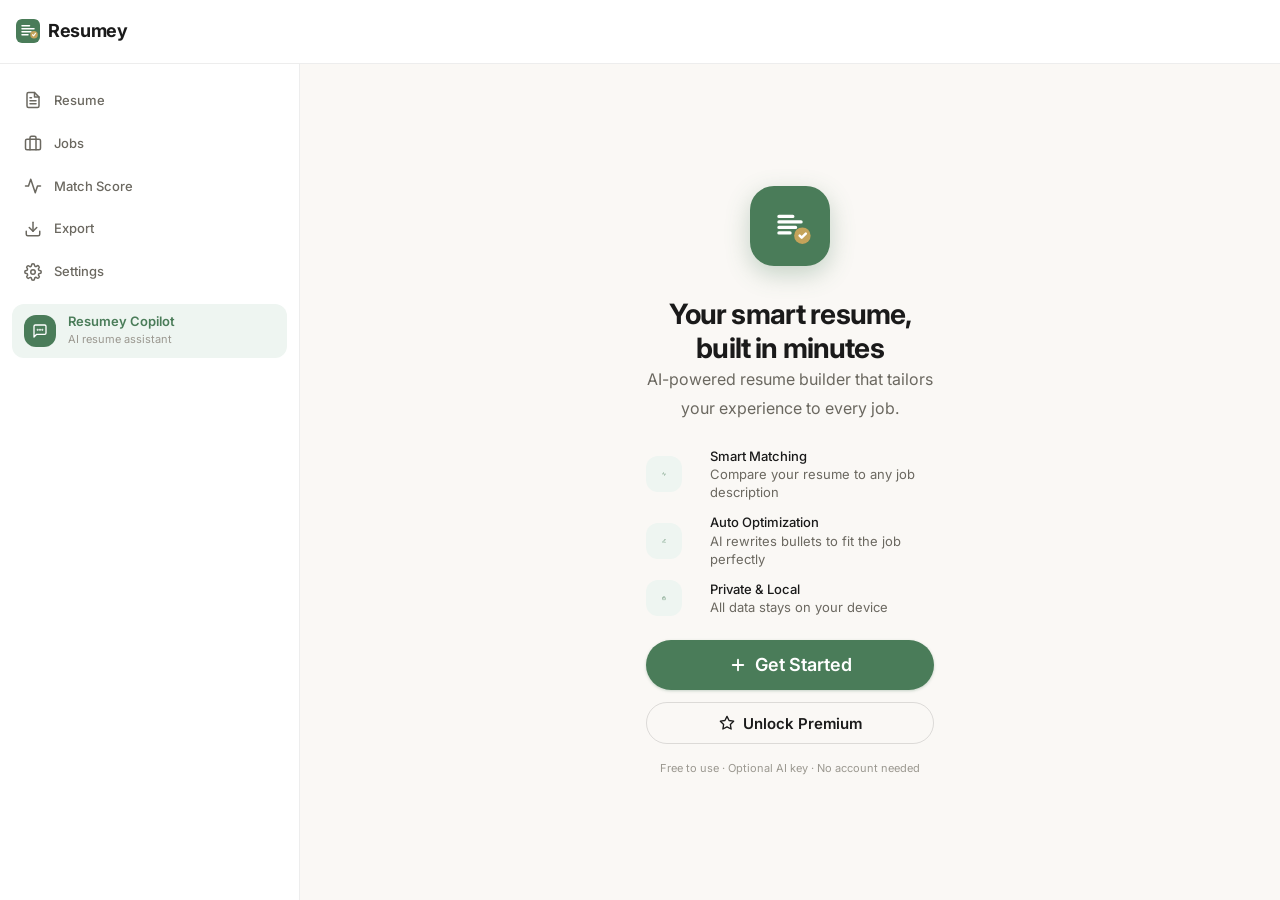
<file: index.html>
<!DOCTYPE html>
<html lang="en">
<head>
  <meta charset="UTF-8" />
  <meta name="viewport" content="width=device-width, initial-scale=1.0, viewport-fit=cover" />
  <meta name="theme-color" content="#4A7C59" />
  <meta name="description" content="Resumey - AI-powered resume builder and optimizer" />
  <meta name="apple-mobile-web-app-capable" content="yes" />
  <meta name="apple-mobile-web-app-status-bar-style" content="default" />
  <meta name="apple-mobile-web-app-title" content="Resumey" />
  <link rel="manifest" href="/manifest.json" />
  <link rel="apple-touch-icon" href="/assets/icons/icon-192.png" />
  <title>Resumey — Smart Resume Builder</title>

  <!-- CSS -->
  <link rel="stylesheet" href="/css/variables.css" />
  <link rel="stylesheet" href="/css/reset.css" />
  <link rel="stylesheet" href="/css/base.css" />
  <link rel="stylesheet" href="/css/layout.css" />
  <link rel="stylesheet" href="/css/components.css" />
  <link rel="stylesheet" href="/css/screens.css" />
  <link rel="stylesheet" href="/css/animations.css" />
  <link rel="stylesheet" href="/css/responsive.css" />
  <link rel="stylesheet" href="/css/print.css" media="print" />

  <!-- Inter font -->
  <link rel="preconnect" href="https://fonts.googleapis.com" />
  <link rel="preconnect" href="https://fonts.gstatic.com" crossorigin />
  <link href="https://fonts.googleapis.com/css2?family=Inter:wght@300;400;500;600;700&display=swap" rel="stylesheet" />
</head>
<body>

  <!-- App Shell -->
  <div id="app" class="app-shell">

    <!-- Top Header -->
    <header class="app-header" id="app-header" aria-label="App header">
      <div class="header-inner">
        <button class="header-back btn-icon" id="header-back" aria-label="Go back" style="display:none">
          <svg width="20" height="20" viewBox="0 0 24 24" fill="none" stroke="currentColor" stroke-width="2" stroke-linecap="round" stroke-linejoin="round"><path d="M19 12H5M12 5l-7 7 7 7"/></svg>
        </button>
        <div class="header-logo" id="header-logo">
          <svg width="24" height="24" viewBox="0 0 32 32" fill="none" xmlns="http://www.w3.org/2000/svg">
            <rect width="32" height="32" rx="8" fill="#4A7C59"/>
            <path d="M8 9h10M8 13h16M8 17h12M8 21h8" stroke="white" stroke-width="2" stroke-linecap="round"/>
            <circle cx="24" cy="21" r="5" fill="#C4A35A"/>
            <path d="M22 21l1.5 1.5L26 19" stroke="white" stroke-width="1.5" stroke-linecap="round" stroke-linejoin="round"/>
          </svg>
          <span class="header-title">Resumey</span>
        </div>
        <div class="header-screen-title" id="header-screen-title"></div>
        <div class="header-actions" id="header-actions"></div>
      </div>
    </header>

    <!-- Desktop Sidebar (hidden on mobile) -->
    <aside class="app-sidebar" id="app-sidebar" aria-label="Sidebar navigation">
      <nav class="sidebar-nav" id="sidebar-nav">
        <button class="sidebar-nav-item active" data-route="/resume">
          <svg width="18" height="18" viewBox="0 0 24 24" fill="none" stroke="currentColor" stroke-width="2" stroke-linecap="round" stroke-linejoin="round"><path d="M14 2H6a2 2 0 0 0-2 2v16a2 2 0 0 0 2 2h12a2 2 0 0 0 2-2V8z"/><polyline points="14 2 14 8 20 8"/><line x1="16" y1="13" x2="8" y2="13"/><line x1="16" y1="17" x2="8" y2="17"/><polyline points="10 9 9 9 8 9"/></svg>
          Resume
        </button>
        <button class="sidebar-nav-item" data-route="/jobs">
          <svg width="18" height="18" viewBox="0 0 24 24" fill="none" stroke="currentColor" stroke-width="2" stroke-linecap="round" stroke-linejoin="round"><rect x="2" y="7" width="20" height="14" rx="2" ry="2"/><path d="M16 21V5a2 2 0 0 0-2-2h-4a2 2 0 0 0-2 2v16"/></svg>
          Jobs
        </button>
        <button class="sidebar-nav-item" data-route="/match">
          <svg width="18" height="18" viewBox="0 0 24 24" fill="none" stroke="currentColor" stroke-width="2" stroke-linecap="round" stroke-linejoin="round"><polyline points="22 12 18 12 15 21 9 3 6 12 2 12"/></svg>
          Match Score
        </button>
        <button class="sidebar-nav-item" data-route="/export">
          <svg width="18" height="18" viewBox="0 0 24 24" fill="none" stroke="currentColor" stroke-width="2" stroke-linecap="round" stroke-linejoin="round"><path d="M21 15v4a2 2 0 0 1-2 2H5a2 2 0 0 1-2-2v-4"/><polyline points="7 10 12 15 17 10"/><line x1="12" y1="15" x2="12" y2="3"/></svg>
          Export
        </button>
        <button class="sidebar-nav-item" data-route="/settings">
          <svg width="18" height="18" viewBox="0 0 24 24" fill="none" stroke="currentColor" stroke-width="2" stroke-linecap="round" stroke-linejoin="round"><circle cx="12" cy="12" r="3"/><path d="M19.4 15a1.65 1.65 0 0 0 .33 1.82l.06.06a2 2 0 0 1-2.83 2.83l-.06-.06a1.65 1.65 0 0 0-1.82-.33 1.65 1.65 0 0 0-1 1.51V21a2 2 0 0 1-4 0v-.09A1.65 1.65 0 0 0 9 19.4a1.65 1.65 0 0 0-1.82.33l-.06.06a2 2 0 0 1-2.83-2.83l.06.06A1.65 1.65 0 0 0 4.68 15a1.65 1.65 0 0 0-1.51-1H3a2 2 0 0 1 0-4h.09A1.65 1.65 0 0 0 4.6 9a1.65 1.65 0 0 0-.33-1.82l-.06-.06a2 2 0 0 1 2.83-2.83l.06.06A1.65 1.65 0 0 0 9 4.68a1.65 1.65 0 0 0 1-1.51V3a2 2 0 0 1 4 0v.09a1.65 1.65 0 0 0 1 1.51 1.65 1.65 0 0 0 1.82-.33l.06-.06a2 2 0 0 1 2.83 2.83l-.06.06A1.65 1.65 0 0 0 19.4 9a1.65 1.65 0 0 0 1.51 1H21a2 2 0 0 1 0 4h-.09a1.65 1.65 0 0 0-1.51 1z"/></svg>
          Settings
        </button>

        <div style="flex:1"></div>

        <!-- Copilot trigger in sidebar -->
        <button class="sidebar-copilot-btn" id="sidebar-copilot-btn">
          <div class="sidebar-copilot-icon">
            <svg width="16" height="16" viewBox="0 0 24 24" fill="none" stroke="currentColor" stroke-width="2" stroke-linecap="round" stroke-linejoin="round"><path d="M21 15a2 2 0 0 1-2 2H7l-4 4V5a2 2 0 0 1 2-2h14a2 2 0 0 1 2 2z"/><circle cx="8.5" cy="10" r=".5" fill="currentColor"/><circle cx="12" cy="10" r=".5" fill="currentColor"/><circle cx="15.5" cy="10" r=".5" fill="currentColor"/></svg>
          </div>
          <div>
            <div class="sidebar-copilot-label">Resumey Copilot</div>
            <div class="sidebar-copilot-sub">AI resume assistant</div>
          </div>
        </button>
      </nav>
    </aside>

    <!-- Main Content Area -->
    <main class="app-main" id="app-main" role="main">
      <!-- Screens render here -->
      <div id="screen-container" class="screen-container"></div>
    </main>

    <!-- Bottom Navigation -->
    <nav class="bottom-nav" id="bottom-nav" aria-label="Main navigation">
      <button class="nav-item active" data-route="/resume" aria-label="Resume">
        <svg width="20" height="20" viewBox="0 0 24 24" fill="none" stroke="currentColor" stroke-width="2" stroke-linecap="round" stroke-linejoin="round"><path d="M14 2H6a2 2 0 0 0-2 2v16a2 2 0 0 0 2 2h12a2 2 0 0 0 2-2V8z"/><polyline points="14 2 14 8 20 8"/><line x1="16" y1="13" x2="8" y2="13"/><line x1="16" y1="17" x2="8" y2="17"/><polyline points="10 9 9 9 8 9"/></svg>
        <span>Resume</span>
      </button>
      <button class="nav-item" data-route="/jobs" aria-label="Jobs">
        <svg width="20" height="20" viewBox="0 0 24 24" fill="none" stroke="currentColor" stroke-width="2" stroke-linecap="round" stroke-linejoin="round"><rect x="2" y="7" width="20" height="14" rx="2" ry="2"/><path d="M16 21V5a2 2 0 0 0-2-2h-4a2 2 0 0 0-2 2v16"/></svg>
        <span>Jobs</span>
      </button>
      <button class="nav-item nav-item-center" data-route="/match" aria-label="Match">
        <div class="nav-center-icon">
          <svg width="22" height="22" viewBox="0 0 24 24" fill="none" stroke="currentColor" stroke-width="2" stroke-linecap="round" stroke-linejoin="round"><polyline points="22 12 18 12 15 21 9 3 6 12 2 12"/></svg>
        </div>
        <span>Match</span>
      </button>
      <button class="nav-item" data-route="/export" aria-label="Export">
        <svg width="20" height="20" viewBox="0 0 24 24" fill="none" stroke="currentColor" stroke-width="2" stroke-linecap="round" stroke-linejoin="round"><path d="M21 15v4a2 2 0 0 1-2 2H5a2 2 0 0 1-2-2v-4"/><polyline points="7 10 12 15 17 10"/><line x1="12" y1="15" x2="12" y2="3"/></svg>
        <span>Export</span>
      </button>
      <button class="nav-item" data-route="/settings" aria-label="Settings">
        <svg width="20" height="20" viewBox="0 0 24 24" fill="none" stroke="currentColor" stroke-width="2" stroke-linecap="round" stroke-linejoin="round"><circle cx="12" cy="12" r="3"/><path d="M19.4 15a1.65 1.65 0 0 0 .33 1.82l.06.06a2 2 0 0 1-2.83 2.83l-.06-.06a1.65 1.65 0 0 0-1.82-.33 1.65 1.65 0 0 0-1 1.51V21a2 2 0 0 1-4 0v-.09A1.65 1.65 0 0 0 9 19.4a1.65 1.65 0 0 0-1.82.33l-.06.06a2 2 0 0 1-2.83-2.83l.06-.06A1.65 1.65 0 0 0 4.68 15a1.65 1.65 0 0 0-1.51-1H3a2 2 0 0 1 0-4h.09A1.65 1.65 0 0 0 4.6 9a1.65 1.65 0 0 0-.33-1.82l-.06-.06a2 2 0 0 1 2.83-2.83l.06.06A1.65 1.65 0 0 0 9 4.68a1.65 1.65 0 0 0 1-1.51V3a2 2 0 0 1 4 0v.09a1.65 1.65 0 0 0 1 1.51 1.65 1.65 0 0 0 1.82-.33l.06-.06a2 2 0 0 1 2.83 2.83l-.06.06A1.65 1.65 0 0 0 19.4 9a1.65 1.65 0 0 0 1.51 1H21a2 2 0 0 1 0 4h-.09a1.65 1.65 0 0 0-1.51 1z"/></svg>
        <span>Settings</span>
      </button>
    </nav>

  </div>

  <!-- Toast Container -->
  <div id="toast-container" class="toast-container" aria-live="polite" aria-atomic="false"></div>

  <!-- Modal Container -->
  <div id="modal-container" class="modal-container" role="dialog" aria-modal="true" aria-hidden="true"></div>
  <div id="modal-overlay" class="modal-overlay" aria-hidden="true"></div>

  <!-- App Entry Point -->
  <script type="module" src="/js/app.js"></script>
</body>
</html>
</file>
<file: css/variables.css>
/* Resumey Design Tokens */
:root {
  /* Colors */
  --color-bg: #FAF8F5;
  --color-bg-secondary: #F3F0EB;
  --color-surface: #FFFFFF;
  --color-surface-hover: #F9F7F4;
  --color-border: rgba(0, 0, 0, 0.07);
  --color-border-medium: rgba(0, 0, 0, 0.12);

  --color-primary: #4A7C59;
  --color-primary-light: #5E9B6E;
  --color-primary-dark: #3A6347;
  --color-primary-bg: #EEF5F1;
  --color-primary-bg-hover: #E3EFE8;

  --color-gold: #C4A35A;
  --color-gold-light: #D4B76E;
  --color-gold-dark: #A8893F;
  --color-gold-bg: #FBF6EC;

  --color-text: #1A1A1A;
  --color-text-secondary: #6B6860;
  --color-text-tertiary: #9B9890;
  --color-text-inverse: #FFFFFF;
  --color-text-on-primary: #FFFFFF;

  --color-success: #3D8B5F;
  --color-success-bg: #EBF5F0;
  --color-warning: #B8860B;
  --color-warning-bg: #FEF8E8;
  --color-error: #C0392B;
  --color-error-bg: #FDF2F0;
  --color-info: #2980B9;
  --color-info-bg: #EAF4FB;

  /* Shadows */
  --shadow-xs: 0 1px 3px rgba(0, 0, 0, 0.05);
  --shadow-sm: 0 2px 8px rgba(0, 0, 0, 0.06);
  --shadow-md: 0 4px 16px rgba(0, 0, 0, 0.08);
  --shadow-lg: 0 8px 32px rgba(0, 0, 0, 0.10);
  --shadow-xl: 0 16px 48px rgba(0, 0, 0, 0.14);

  /* Border Radius */
  --radius-xs: 4px;
  --radius-sm: 8px;
  --radius-md: 12px;
  --radius-lg: 16px;
  --radius-xl: 20px;
  --radius-2xl: 24px;
  --radius-full: 9999px;

  /* Spacing scale (4px base) */
  --space-1: 4px;
  --space-2: 8px;
  --space-3: 12px;
  --space-4: 16px;
  --space-5: 20px;
  --space-6: 24px;
  --space-8: 32px;
  --space-10: 40px;
  --space-12: 48px;
  --space-16: 64px;
  --space-20: 80px;

  /* Typography */
  --font-family: 'Inter', -apple-system, BlinkMacSystemFont, 'Segoe UI', sans-serif;
  --font-mono: 'Menlo', 'Consolas', monospace;

  --text-xs: 11px;
  --text-sm: 13px;
  --text-base: 15px;
  --text-md: 16px;
  --text-lg: 18px;
  --text-xl: 20px;
  --text-2xl: 24px;
  --text-3xl: 28px;
  --text-4xl: 36px;

  --font-light: 300;
  --font-regular: 400;
  --font-medium: 500;
  --font-semibold: 600;
  --font-bold: 700;

  --leading-tight: 1.2;
  --leading-snug: 1.4;
  --leading-normal: 1.6;
  --leading-relaxed: 1.8;

  /* Animation */
  --duration-fast: 120ms;
  --duration-normal: 200ms;
  --duration-slow: 320ms;
  --duration-enter: 280ms;
  --ease-out: cubic-bezier(0.16, 1, 0.3, 1);
  --ease-in-out: cubic-bezier(0.4, 0, 0.2, 1);
  --ease-bounce: cubic-bezier(0.34, 1.56, 0.64, 1);

  /* Layout */
  --header-height: 60px;
  --bottom-nav-height: 68px;
  --max-content-width: 680px;
  --sidebar-width: 280px;
}

/* Dark mode — system preference */
@media (prefers-color-scheme: dark) {
  :root:not([data-theme="light"]) {
    --color-bg: #18171A;
    --color-bg-secondary: #211F24;
    --color-surface: #2A2830;
    --color-surface-hover: #322F3A;
    --color-border: rgba(255, 255, 255, 0.08);
    --color-border-medium: rgba(255, 255, 255, 0.14);
    --color-text: #F0EDE8;
    --color-text-secondary: #A89F96;
    --color-text-tertiary: #706860;
    --color-primary-bg: #1E2E23;
    --color-primary-bg-hover: #253529;
    --color-gold-bg: #2A2416;
    --shadow-sm: 0 2px 8px rgba(0, 0, 0, 0.2);
    --shadow-md: 0 4px 16px rgba(0, 0, 0, 0.3);
    --shadow-lg: 0 8px 32px rgba(0, 0, 0, 0.4);
  }
}

/* Dark mode — manual override */
[data-theme="dark"] {
  --color-bg: #18171A;
  --color-bg-secondary: #211F24;
  --color-surface: #2A2830;
  --color-surface-hover: #322F3A;
  --color-border: rgba(255, 255, 255, 0.08);
  --color-border-medium: rgba(255, 255, 255, 0.14);
  --color-text: #F0EDE8;
  --color-text-secondary: #A89F96;
  --color-text-tertiary: #706860;
  --color-primary-bg: #1E2E23;
  --color-primary-bg-hover: #253529;
  --color-gold-bg: #2A2416;
  --shadow-sm: 0 2px 8px rgba(0, 0, 0, 0.2);
  --shadow-md: 0 4px 16px rgba(0, 0, 0, 0.3);
  --shadow-lg: 0 8px 32px rgba(0, 0, 0, 0.4);
}

/* Light mode — manual override (force light even on dark-system devices) */
[data-theme="light"] {
  --color-bg: #FAF8F5;
  --color-bg-secondary: #F3F0EB;
  --color-surface: #FFFFFF;
  --color-surface-hover: #F9F7F4;
  --color-border: rgba(0, 0, 0, 0.07);
  --color-border-medium: rgba(0, 0, 0, 0.12);
  --color-text: #1A1A1A;
  --color-text-secondary: #6B6860;
  --color-text-tertiary: #9B9890;
  --color-primary-bg: #EEF5F1;
  --color-primary-bg-hover: #E3EFE8;
  --color-gold-bg: #FBF6EC;
  --shadow-sm: 0 2px 8px rgba(0, 0, 0, 0.06);
  --shadow-md: 0 4px 16px rgba(0, 0, 0, 0.08);
  --shadow-lg: 0 8px 32px rgba(0, 0, 0, 0.10);
}
</file>
<file: css/base.css>
/* Base Typography & Body Styles */

body {
  font-family: var(--font-family);
  font-size: var(--text-base);
  font-weight: var(--font-regular);
  color: var(--color-text);
  background-color: var(--color-bg);
  line-height: var(--leading-normal);
}

/* Headings */
h1, h2, h3, h4, h5, h6 {
  font-family: var(--font-family);
  font-weight: var(--font-semibold);
  color: var(--color-text);
  line-height: var(--leading-tight);
}

h1 { font-size: var(--text-3xl); letter-spacing: -0.02em; }
h2 { font-size: var(--text-2xl); letter-spacing: -0.01em; }
h3 { font-size: var(--text-xl); }
h4 { font-size: var(--text-lg); }
h5 { font-size: var(--text-md); }
h6 { font-size: var(--text-base); }

/* Text utilities */
.text-xs   { font-size: var(--text-xs); }
.text-sm   { font-size: var(--text-sm); }
.text-base { font-size: var(--text-base); }
.text-md   { font-size: var(--text-md); }
.text-lg   { font-size: var(--text-lg); }
.text-xl   { font-size: var(--text-xl); }
.text-2xl  { font-size: var(--text-2xl); }
.text-3xl  { font-size: var(--text-3xl); }

.font-light    { font-weight: var(--font-light); }
.font-regular  { font-weight: var(--font-regular); }
.font-medium   { font-weight: var(--font-medium); }
.font-semibold { font-weight: var(--font-semibold); }
.font-bold     { font-weight: var(--font-bold); }

.text-primary   { color: var(--color-primary); }
.text-secondary { color: var(--color-text-secondary); }
.text-tertiary  { color: var(--color-text-tertiary); }
.text-gold      { color: var(--color-gold); }
.text-success   { color: var(--color-success); }
.text-warning   { color: var(--color-warning); }
.text-error     { color: var(--color-error); }
.text-inverse   { color: var(--color-text-inverse); }

.text-left   { text-align: left; }
.text-center { text-align: center; }
.text-right  { text-align: right; }

.leading-tight   { line-height: var(--leading-tight); }
.leading-snug    { line-height: var(--leading-snug); }
.leading-normal  { line-height: var(--leading-normal); }
.leading-relaxed { line-height: var(--leading-relaxed); }

.truncate {
  overflow: hidden;
  text-overflow: ellipsis;
  white-space: nowrap;
}

.line-clamp-2 {
  display: -webkit-box;
  -webkit-line-clamp: 2;
  -webkit-box-orient: vertical;
  overflow: hidden;
}

.line-clamp-3 {
  display: -webkit-box;
  -webkit-line-clamp: 3;
  -webkit-box-orient: vertical;
  overflow: hidden;
}

/* Links */
a.link {
  color: var(--color-primary);
  font-weight: var(--font-medium);
  transition: color var(--duration-fast) var(--ease-out);
}
a.link:hover { color: var(--color-primary-dark); }

/* Divider */
.divider {
  height: 1px;
  background: var(--color-border);
  margin: var(--space-4) 0;
}

/* Spacing utilities */
.mt-1 { margin-top: var(--space-1); }
.mt-2 { margin-top: var(--space-2); }
.mt-3 { margin-top: var(--space-3); }
.mt-4 { margin-top: var(--space-4); }
.mt-6 { margin-top: var(--space-6); }
.mt-8 { margin-top: var(--space-8); }
.mb-1 { margin-bottom: var(--space-1); }
.mb-2 { margin-bottom: var(--space-2); }
.mb-3 { margin-bottom: var(--space-3); }
.mb-4 { margin-bottom: var(--space-4); }
.mb-6 { margin-bottom: var(--space-6); }
.mb-8 { margin-bottom: var(--space-8); }

.p-4 { padding: var(--space-4); }
.p-6 { padding: var(--space-6); }
.px-4 { padding-left: var(--space-4); padding-right: var(--space-4); }
.py-2 { padding-top: var(--space-2); padding-bottom: var(--space-2); }
.py-4 { padding-top: var(--space-4); padding-bottom: var(--space-4); }

/* Display */
.flex { display: flex; }
.flex-col { flex-direction: column; }
.items-center { align-items: center; }
.items-start { align-items: flex-start; }
.justify-between { justify-content: space-between; }
.justify-center { justify-content: center; }
.gap-2 { gap: var(--space-2); }
.gap-3 { gap: var(--space-3); }
.gap-4 { gap: var(--space-4); }
.flex-1 { flex: 1; }
.flex-wrap { flex-wrap: wrap; }

.hidden { display: none !important; }
.invisible { visibility: hidden; }
.block { display: block; }
.inline-flex { display: inline-flex; }
.grid { display: grid; }

/* Width */
.w-full { width: 100%; }

/* Overflow */
.overflow-hidden { overflow: hidden; }
.overflow-auto { overflow: auto; }
</file>
<file: css/layout.css>
/* App Shell Layout */

.app-shell {
  display: flex;
  flex-direction: column;
  min-height: 100dvh;
  background: var(--color-bg);
  position: relative;
  overflow-x: hidden;
}

/* Header */
.app-header {
  position: fixed;
  top: 0;
  left: 0;
  right: 0;
  height: var(--header-height);
  background: var(--color-surface);
  border-bottom: 1px solid var(--color-border);
  z-index: 100;
  transition: box-shadow var(--duration-normal) var(--ease-out);
  safe-area-inset-top: env(safe-area-inset-top);
}

.app-header.scrolled {
  box-shadow: var(--shadow-sm);
}

.header-inner {
  display: flex;
  align-items: center;
  gap: var(--space-3);
  height: 100%;
  padding: 0 var(--space-4);
  max-width: 100%;
}

.header-logo {
  display: flex;
  align-items: center;
  gap: var(--space-2);
  font-weight: var(--font-bold);
  font-size: var(--text-lg);
  color: var(--color-text);
  letter-spacing: -0.02em;
  flex-shrink: 0;
}

.header-screen-title {
  font-size: var(--text-base);
  font-weight: var(--font-semibold);
  color: var(--color-text);
  flex: 1;
  text-align: center;
  display: none;
}

.header-screen-title.visible {
  display: block;
}

.header-actions {
  display: flex;
  align-items: center;
  gap: var(--space-2);
  margin-left: auto;
}

.header-back {
  display: flex;
  align-items: center;
  justify-content: center;
  width: 36px;
  height: 36px;
  border-radius: var(--radius-full);
  color: var(--color-text);
  transition: background var(--duration-fast) var(--ease-out);
  flex-shrink: 0;
}

.header-back:hover {
  background: var(--color-bg-secondary);
}

/* Sidebar — hidden on mobile, shown on desktop via responsive.css */
.app-sidebar {
  display: none;
}

/* Main Content */
.app-main {
  flex: 1;
  padding-top: var(--header-height);
  padding-bottom: var(--bottom-nav-height);
  min-height: 100dvh;
  overflow-y: auto;
}

.screen-container {
  width: 100%;
  min-height: calc(100dvh - var(--header-height) - var(--bottom-nav-height));
  animation: screenIn var(--duration-enter) var(--ease-out);
}

/* Bottom Navigation */
.bottom-nav {
  position: fixed;
  bottom: 0;
  left: 0;
  right: 0;
  height: var(--bottom-nav-height);
  background: var(--color-surface);
  border-top: 1px solid var(--color-border);
  display: flex;
  align-items: center;
  z-index: 100;
  padding-bottom: env(safe-area-inset-bottom);
}

.nav-item {
  flex: 1;
  display: flex;
  flex-direction: column;
  align-items: center;
  justify-content: center;
  gap: 3px;
  padding: var(--space-1) var(--space-2);
  color: var(--color-text-tertiary);
  font-size: var(--text-xs);
  font-weight: var(--font-medium);
  transition: color var(--duration-fast) var(--ease-out);
  position: relative;
  height: 100%;
}

.nav-item svg {
  transition: transform var(--duration-fast) var(--ease-bounce);
}

.nav-item:hover {
  color: var(--color-text-secondary);
}

.nav-item.active {
  color: var(--color-primary);
}

.nav-item.active svg {
  transform: scale(1.1);
}

/* Center nav button (special) */
.nav-item-center {
  position: relative;
}

.nav-center-icon {
  width: 48px;
  height: 48px;
  background: var(--color-primary);
  border-radius: var(--radius-full);
  display: flex;
  align-items: center;
  justify-content: center;
  color: white;
  box-shadow: var(--shadow-md);
  margin-top: -16px;
  transition: transform var(--duration-fast) var(--ease-bounce), background var(--duration-fast);
}

.nav-item-center:hover .nav-center-icon,
.nav-item-center.active .nav-center-icon {
  background: var(--color-primary-dark);
  transform: scale(1.05);
}

.nav-item-center span {
  color: var(--color-text-tertiary);
}

.nav-item-center.active span {
  color: var(--color-primary);
}

/* Content padding / page shell */
.page {
  padding: var(--space-4);
  max-width: var(--max-content-width);
  margin: 0 auto;
}

.page-header {
  padding: var(--space-6) var(--space-4) var(--space-4);
  max-width: var(--max-content-width);
  margin: 0 auto;
}

.page-title {
  font-size: var(--text-2xl);
  font-weight: var(--font-bold);
  color: var(--color-text);
  letter-spacing: -0.02em;
}

.page-subtitle {
  font-size: var(--text-sm);
  color: var(--color-text-secondary);
  margin-top: var(--space-1);
  line-height: var(--leading-snug);
}

/* Section */
.section {
  margin-bottom: var(--space-6);
}

.section-header {
  display: flex;
  align-items: center;
  justify-content: space-between;
  margin-bottom: var(--space-3);
  padding: 0 var(--space-4);
}

.section-title {
  font-size: var(--text-sm);
  font-weight: var(--font-semibold);
  color: var(--color-text-secondary);
  text-transform: uppercase;
  letter-spacing: 0.06em;
}

/* Scrollable region */
.scroll-region {
  overflow-y: auto;
  -webkit-overflow-scrolling: touch;
}

/* Hide nav and header on certain screens */
.hide-nav .bottom-nav { display: none; }
.hide-header .app-header { display: none; }
.hide-nav .app-main { padding-bottom: 0; }
.hide-header .app-main { padding-top: 0; }

/* Full-bleed screens */
.screen-fullbleed {
  min-height: calc(100dvh - var(--header-height) - var(--bottom-nav-height));
}
</file>
<file: css/components.css>
/* ============================
   Buttons
   ============================ */

.btn {
  display: inline-flex;
  align-items: center;
  justify-content: center;
  gap: var(--space-2);
  padding: var(--space-3) var(--space-5);
  font-size: var(--text-base);
  font-weight: var(--font-semibold);
  border-radius: var(--radius-full);
  transition:
    background var(--duration-fast) var(--ease-out),
    transform var(--duration-fast) var(--ease-bounce),
    box-shadow var(--duration-fast) var(--ease-out),
    opacity var(--duration-fast);
  white-space: nowrap;
  cursor: pointer;
  border: none;
  outline: none;
  text-decoration: none;
  position: relative;
  overflow: hidden;
  user-select: none;
  -webkit-tap-highlight-color: transparent;
  line-height: 1;
}

.btn:active { transform: scale(0.97); }
.btn:disabled, .btn[aria-disabled="true"] {
  opacity: 0.45;
  cursor: not-allowed;
  pointer-events: none;
}

.btn-primary {
  background: var(--color-primary);
  color: var(--color-text-inverse);
  box-shadow: 0 1px 3px rgba(74, 124, 89, 0.3);
}
.btn-primary:hover { background: var(--color-primary-light); box-shadow: 0 2px 8px rgba(74, 124, 89, 0.35); }
.btn-primary:active { background: var(--color-primary-dark); }

.btn-secondary {
  background: var(--color-bg-secondary);
  color: var(--color-text);
}
.btn-secondary:hover { background: var(--color-border-medium); }

.btn-outline {
  background: transparent;
  border: 1.5px solid var(--color-border-medium);
  color: var(--color-text);
}
.btn-outline:hover { background: var(--color-bg-secondary); border-color: var(--color-text-tertiary); }

.btn-ghost {
  background: transparent;
  color: var(--color-primary);
  padding: var(--space-2) var(--space-3);
}
.btn-ghost:hover { background: var(--color-primary-bg); }

.btn-danger {
  background: var(--color-error);
  color: white;
}
.btn-danger:hover { opacity: 0.88; }

.btn-gold {
  background: var(--color-gold);
  color: white;
  box-shadow: 0 1px 3px rgba(196, 163, 90, 0.3);
}
.btn-gold:hover { background: var(--color-gold-light); }

.btn-sm {
  padding: var(--space-2) var(--space-4);
  font-size: var(--text-sm);
}

.btn-lg {
  padding: var(--space-4) var(--space-8);
  font-size: var(--text-lg);
}

.btn-block {
  display: flex;
  width: 100%;
}

.btn-icon {
  width: 40px;
  height: 40px;
  padding: 0;
  border-radius: var(--radius-full);
  background: transparent;
  color: var(--color-text-secondary);
  display: inline-flex;
  align-items: center;
  justify-content: center;
  transition: background var(--duration-fast), color var(--duration-fast), transform var(--duration-fast) var(--ease-bounce);
}
.btn-icon:hover { background: var(--color-bg-secondary); color: var(--color-text); }
.btn-icon:active { transform: scale(0.93); }

.btn-loading {
  pointer-events: none;
}
.btn-loading::after {
  content: '';
  width: 16px;
  height: 16px;
  border: 2px solid rgba(255,255,255,0.4);
  border-top-color: white;
  border-radius: 50%;
  animation: spin 0.6s linear infinite;
  margin-left: var(--space-2);
}

/* ============================
   Cards
   ============================ */

.card {
  background: var(--color-surface);
  border-radius: var(--radius-lg);
  box-shadow: var(--shadow-sm);
  border: 1px solid var(--color-border);
  overflow: hidden;
  transition: box-shadow var(--duration-normal) var(--ease-out), transform var(--duration-normal) var(--ease-out);
}

.card:hover { box-shadow: var(--shadow-md); }

.card-interactive {
  cursor: pointer;
}
.card-interactive:hover { transform: translateY(-1px); }
.card-interactive:active { transform: translateY(0) scale(0.99); }

.card-body {
  padding: var(--space-5);
}

.card-header {
  padding: var(--space-4) var(--space-5);
  border-bottom: 1px solid var(--color-border);
  display: flex;
  align-items: center;
  justify-content: space-between;
  gap: var(--space-3);
}

.card-footer {
  padding: var(--space-3) var(--space-5);
  border-top: 1px solid var(--color-border);
  background: var(--color-bg-secondary);
  display: flex;
  align-items: center;
  gap: var(--space-3);
}

.card-title {
  font-size: var(--text-md);
  font-weight: var(--font-semibold);
  color: var(--color-text);
  line-height: var(--leading-tight);
}

.card-subtitle {
  font-size: var(--text-sm);
  color: var(--color-text-secondary);
  margin-top: 2px;
}

/* ============================
   Form Inputs
   ============================ */

.form-group {
  display: flex;
  flex-direction: column;
  gap: var(--space-2);
  margin-bottom: var(--space-4);
}

.form-label {
  font-size: var(--text-sm);
  font-weight: var(--font-medium);
  color: var(--color-text);
}

.form-label.required::after {
  content: ' *';
  color: var(--color-error);
}

.form-input,
.form-textarea,
.form-select {
  width: 100%;
  padding: var(--space-3) var(--space-4);
  font-size: var(--text-base);
  font-family: var(--font-family);
  color: var(--color-text);
  background: var(--color-surface);
  border: 1.5px solid var(--color-border-medium);
  border-radius: var(--radius-md);
  outline: none;
  transition: border-color var(--duration-fast), box-shadow var(--duration-fast);
  -webkit-appearance: none;
  appearance: none;
}

.form-input:focus,
.form-textarea:focus,
.form-select:focus {
  border-color: var(--color-primary);
  box-shadow: 0 0 0 3px var(--color-primary-bg);
}

.form-input::placeholder,
.form-textarea::placeholder {
  color: var(--color-text-tertiary);
}

.form-input.error,
.form-textarea.error {
  border-color: var(--color-error);
  box-shadow: 0 0 0 3px var(--color-error-bg);
}

.form-textarea {
  resize: vertical;
  min-height: 100px;
  line-height: var(--leading-relaxed);
}

.form-hint {
  font-size: var(--text-xs);
  color: var(--color-text-tertiary);
}

.form-error {
  font-size: var(--text-xs);
  color: var(--color-error);
}

/* Input with icon */
.input-wrapper {
  position: relative;
}

.input-icon {
  position: absolute;
  left: var(--space-3);
  top: 50%;
  transform: translateY(-50%);
  color: var(--color-text-tertiary);
  pointer-events: none;
  display: flex;
  align-items: center;
}

.input-icon ~ .form-input {
  padding-left: calc(var(--space-3) + 20px + var(--space-2));
}

.input-suffix {
  position: absolute;
  right: var(--space-3);
  top: 50%;
  transform: translateY(-50%);
}

/* ============================
   Tags / Chips
   ============================ */

.tag {
  display: inline-flex;
  align-items: center;
  gap: var(--space-1);
  padding: var(--space-1) var(--space-3);
  font-size: var(--text-xs);
  font-weight: var(--font-medium);
  border-radius: var(--radius-full);
  line-height: 1.5;
  border: 1px solid transparent;
  white-space: nowrap;
}

.tag-primary { background: var(--color-primary-bg); color: var(--color-primary); border-color: rgba(74,124,89,0.2); }
.tag-gold { background: var(--color-gold-bg); color: var(--color-gold-dark); border-color: rgba(196,163,90,0.25); }
.tag-neutral { background: var(--color-bg-secondary); color: var(--color-text-secondary); border-color: var(--color-border); }
.tag-success { background: var(--color-success-bg); color: var(--color-success); }
.tag-warning { background: var(--color-warning-bg); color: var(--color-warning); }
.tag-error { background: var(--color-error-bg); color: var(--color-error); }
.tag-missing { background: var(--color-error-bg); color: var(--color-error); border-style: dashed; }

.tag-removable .tag-remove {
  background: none;
  border: none;
  cursor: pointer;
  color: inherit;
  opacity: 0.6;
  padding: 0;
  display: inline-flex;
  align-items: center;
  line-height: 1;
  transition: opacity var(--duration-fast);
}
.tag-removable .tag-remove:hover { opacity: 1; }

/* ============================
   Badge
   ============================ */

.badge {
  display: inline-flex;
  align-items: center;
  justify-content: center;
  padding: 2px var(--space-2);
  font-size: var(--text-xs);
  font-weight: var(--font-bold);
  border-radius: var(--radius-full);
  line-height: 1.5;
}

.badge-primary { background: var(--color-primary); color: white; }
.badge-gold { background: var(--color-gold); color: white; }
.badge-success { background: var(--color-success); color: white; }
.badge-warning { background: var(--color-warning-bg); color: var(--color-warning); }
.badge-error { background: var(--color-error); color: white; }
.badge-neutral { background: var(--color-bg-secondary); color: var(--color-text-secondary); }

/* ============================
   Modal
   ============================ */

.modal-overlay {
  position: fixed;
  inset: 0;
  background: rgba(0,0,0,0.4);
  z-index: 200;
  opacity: 0;
  pointer-events: none;
  transition: opacity var(--duration-normal) var(--ease-out);
  backdrop-filter: blur(2px);
}

.modal-overlay.active {
  opacity: 1;
  pointer-events: auto;
}

.modal-container {
  position: fixed;
  inset: 0;
  z-index: 201;
  display: flex;
  align-items: flex-end;
  justify-content: center;
  pointer-events: none;
  padding: var(--space-4);
}

.modal-container.active {
  pointer-events: auto;
}

.modal {
  background: var(--color-surface);
  border-radius: var(--radius-2xl) var(--radius-2xl) var(--radius-lg) var(--radius-lg);
  width: 100%;
  max-width: 480px;
  max-height: 90dvh;
  overflow-y: auto;
  box-shadow: var(--shadow-xl);
  transform: translateY(100%);
  opacity: 0;
  transition:
    transform var(--duration-enter) var(--ease-out),
    opacity var(--duration-enter) var(--ease-out);
}

.modal.open {
  transform: translateY(0);
  opacity: 1;
}

.modal-handle {
  width: 40px;
  height: 4px;
  background: var(--color-border-medium);
  border-radius: var(--radius-full);
  margin: var(--space-3) auto var(--space-2);
}

.modal-header {
  display: flex;
  align-items: center;
  justify-content: space-between;
  padding: var(--space-4) var(--space-5) var(--space-3);
}

.modal-title {
  font-size: var(--text-lg);
  font-weight: var(--font-bold);
  color: var(--color-text);
  letter-spacing: -0.01em;
}

.modal-body {
  padding: var(--space-2) var(--space-5) var(--space-5);
}

.modal-footer {
  padding: var(--space-3) var(--space-5) var(--space-5);
  display: flex;
  gap: var(--space-3);
}

.modal-footer.safe-bottom {
  padding-bottom: max(var(--space-5), env(safe-area-inset-bottom));
}

/* ============================
   Toast Notifications
   ============================ */

.toast-container {
  position: fixed;
  top: calc(var(--header-height) + var(--space-3));
  left: 50%;
  transform: translateX(-50%);
  z-index: 300;
  display: flex;
  flex-direction: column;
  gap: var(--space-2);
  pointer-events: none;
  width: calc(100% - var(--space-8));
  max-width: 420px;
}

.toast {
  display: flex;
  align-items: center;
  gap: var(--space-3);
  padding: var(--space-3) var(--space-4);
  background: var(--color-surface);
  border-radius: var(--radius-lg);
  box-shadow: var(--shadow-lg);
  border: 1px solid var(--color-border);
  pointer-events: auto;
  animation: toastIn var(--duration-enter) var(--ease-out) forwards;
  font-size: var(--text-sm);
  font-weight: var(--font-medium);
}

.toast.toast-exit {
  animation: toastOut var(--duration-normal) var(--ease-out) forwards;
}

.toast-icon {
  flex-shrink: 0;
  width: 20px;
  height: 20px;
  display: flex;
  align-items: center;
  justify-content: center;
}

.toast-text { flex: 1; color: var(--color-text); }

.toast-success .toast-icon { color: var(--color-success); }
.toast-error .toast-icon { color: var(--color-error); }
.toast-warning .toast-icon { color: var(--color-warning); }
.toast-info .toast-icon { color: var(--color-info); }

/* ============================
   Progress Bar
   ============================ */

.progress-bar-container {
  width: 100%;
  height: 6px;
  background: var(--color-bg-secondary);
  border-radius: var(--radius-full);
  overflow: hidden;
}

.progress-bar-fill {
  height: 100%;
  border-radius: var(--radius-full);
  background: var(--color-primary);
  transition: width var(--duration-slow) var(--ease-out);
  transform-origin: left;
}

.progress-bar-fill.gold { background: var(--color-gold); }
.progress-bar-fill.success { background: var(--color-success); }
.progress-bar-fill.warning { background: var(--color-warning); }
.progress-bar-fill.error { background: var(--color-error); }

/* Step progress */
.step-progress {
  display: flex;
  gap: var(--space-2);
  align-items: center;
}

.step-dot {
  width: 8px;
  height: 8px;
  border-radius: 50%;
  background: var(--color-border-medium);
  transition: background var(--duration-normal), transform var(--duration-normal) var(--ease-bounce);
}

.step-dot.active {
  background: var(--color-primary);
  transform: scale(1.3);
}

.step-dot.completed {
  background: var(--color-primary);
}

/* ============================
   Toggle Switch
   ============================ */

.toggle {
  position: relative;
  width: 44px;
  height: 24px;
  display: inline-flex;
  align-items: center;
  flex-shrink: 0;
}

.toggle input {
  opacity: 0;
  width: 0;
  height: 0;
  position: absolute;
}

.toggle-slider {
  position: absolute;
  inset: 0;
  background: var(--color-border-medium);
  border-radius: var(--radius-full);
  cursor: pointer;
  transition: background var(--duration-fast);
}

.toggle-slider::before {
  content: '';
  position: absolute;
  width: 18px;
  height: 18px;
  left: 3px;
  top: 3px;
  background: white;
  border-radius: 50%;
  transition: transform var(--duration-fast) var(--ease-bounce);
  box-shadow: var(--shadow-xs);
}

.toggle input:checked + .toggle-slider {
  background: var(--color-primary);
}

.toggle input:checked + .toggle-slider::before {
  transform: translateX(20px);
}

/* ============================
   Dropdown / Select
   ============================ */

.dropdown {
  position: relative;
  display: inline-block;
}

.dropdown-menu {
  position: absolute;
  top: calc(100% + var(--space-1));
  left: 0;
  min-width: 180px;
  background: var(--color-surface);
  border: 1px solid var(--color-border);
  border-radius: var(--radius-md);
  box-shadow: var(--shadow-lg);
  z-index: 50;
  overflow: hidden;
  animation: fadeIn var(--duration-normal) var(--ease-out);
}

.dropdown-item {
  display: flex;
  align-items: center;
  gap: var(--space-3);
  padding: var(--space-3) var(--space-4);
  font-size: var(--text-sm);
  color: var(--color-text);
  cursor: pointer;
  transition: background var(--duration-fast);
}

.dropdown-item:hover { background: var(--color-bg-secondary); }
.dropdown-item.active { color: var(--color-primary); font-weight: var(--font-medium); }
.dropdown-item.danger { color: var(--color-error); }
.dropdown-divider { height: 1px; background: var(--color-border); margin: var(--space-1) 0; }

/* ============================
   File Upload Zone
   ============================ */

.file-upload-zone {
  display: flex;
  flex-direction: column;
  align-items: center;
  justify-content: center;
  gap: var(--space-3);
  padding: var(--space-8) var(--space-5);
  border: 2px dashed var(--color-border-medium);
  border-radius: var(--radius-xl);
  background: var(--color-bg-secondary);
  cursor: pointer;
  transition: border-color var(--duration-fast), background var(--duration-fast);
  text-align: center;
}

.file-upload-zone:hover,
.file-upload-zone.dragover {
  border-color: var(--color-primary);
  background: var(--color-primary-bg);
}

.file-upload-icon {
  width: 48px;
  height: 48px;
  background: var(--color-surface);
  border-radius: var(--radius-lg);
  display: flex;
  align-items: center;
  justify-content: center;
  color: var(--color-primary);
  box-shadow: var(--shadow-sm);
}

.file-upload-title {
  font-size: var(--text-base);
  font-weight: var(--font-semibold);
  color: var(--color-text);
}

.file-upload-hint {
  font-size: var(--text-sm);
  color: var(--color-text-tertiary);
}

/* ============================
   Loading Skeleton
   ============================ */

.skeleton {
  background: linear-gradient(90deg, var(--color-bg-secondary) 25%, var(--color-surface-hover) 50%, var(--color-bg-secondary) 75%);
  background-size: 200% 100%;
  animation: shimmer 1.5s infinite;
  border-radius: var(--radius-sm);
}

.skeleton-text {
  height: 14px;
  margin-bottom: var(--space-2);
}

.skeleton-text.w-3-4 { width: 75%; }
.skeleton-text.w-1-2 { width: 50%; }
.skeleton-text.w-1-4 { width: 25%; }
.skeleton-circle { border-radius: 50%; }

/* ============================
   Empty State
   ============================ */

.empty-state {
  display: flex;
  flex-direction: column;
  align-items: center;
  justify-content: center;
  gap: var(--space-4);
  padding: var(--space-12) var(--space-8);
  text-align: center;
}

.empty-state-icon {
  width: 72px;
  height: 72px;
  background: var(--color-bg-secondary);
  border-radius: var(--radius-xl);
  display: flex;
  align-items: center;
  justify-content: center;
  color: var(--color-text-tertiary);
}

.empty-state-title {
  font-size: var(--text-lg);
  font-weight: var(--font-semibold);
  color: var(--color-text);
}

.empty-state-description {
  font-size: var(--text-sm);
  color: var(--color-text-secondary);
  line-height: var(--leading-relaxed);
  max-width: 260px;
}

/* ============================
   List Items
   ============================ */

.list-item {
  display: flex;
  align-items: center;
  gap: var(--space-4);
  padding: var(--space-4) var(--space-5);
  border-bottom: 1px solid var(--color-border);
  cursor: pointer;
  transition: background var(--duration-fast);
  background: var(--color-surface);
}

.list-item:last-child { border-bottom: none; }
.list-item:hover { background: var(--color-surface-hover); }
.list-item:active { background: var(--color-bg-secondary); }

.list-item-icon {
  width: 44px;
  height: 44px;
  border-radius: var(--radius-md);
  background: var(--color-bg-secondary);
  display: flex;
  align-items: center;
  justify-content: center;
  color: var(--color-text-secondary);
  flex-shrink: 0;
}

.list-item-content {
  flex: 1;
  min-width: 0;
}

.list-item-title {
  font-size: var(--text-base);
  font-weight: var(--font-semibold);
  color: var(--color-text);
  line-height: var(--leading-tight);
}

.list-item-subtitle {
  font-size: var(--text-sm);
  color: var(--color-text-secondary);
  margin-top: 2px;
}

.list-item-action {
  flex-shrink: 0;
  color: var(--color-text-tertiary);
}

/* ============================
   Score Ring (SVG circle)
   ============================ */

.score-ring-wrapper {
  position: relative;
  display: inline-flex;
  align-items: center;
  justify-content: center;
}

.score-ring-label {
  position: absolute;
  text-align: center;
  pointer-events: none;
}

.score-ring-value {
  font-size: var(--text-2xl);
  font-weight: var(--font-bold);
  color: var(--color-text);
  line-height: 1;
}

.score-ring-unit {
  font-size: var(--text-xs);
  color: var(--color-text-secondary);
  font-weight: var(--font-medium);
}

/* ============================
   Diff Viewer
   ============================ */

.diff-viewer {
  border-radius: var(--radius-lg);
  overflow: hidden;
  border: 1px solid var(--color-border);
  font-size: var(--text-sm);
  line-height: var(--leading-relaxed);
}

.diff-before {
  padding: var(--space-4);
  background: #FFF8F7;
  border-bottom: 1px solid var(--color-border);
}

.diff-after {
  padding: var(--space-4);
  background: #F7FBF8;
}

.diff-label {
  font-size: var(--text-xs);
  font-weight: var(--font-bold);
  text-transform: uppercase;
  letter-spacing: 0.06em;
  margin-bottom: var(--space-2);
}

.diff-before .diff-label { color: var(--color-error); }
.diff-after .diff-label { color: var(--color-success); }

.diff-text { color: var(--color-text); }

/* ============================
   Misc UI
   ============================ */

.chip-group {
  display: flex;
  flex-wrap: wrap;
  gap: var(--space-2);
}

.info-row {
  display: flex;
  align-items: center;
  justify-content: space-between;
  padding: var(--space-3) 0;
  border-bottom: 1px solid var(--color-border);
  font-size: var(--text-sm);
}

.info-row:last-child { border-bottom: none; }

.info-row-label { color: var(--color-text-secondary); }
.info-row-value { font-weight: var(--font-medium); color: var(--color-text); }

/* Inline action row */
.action-row {
  display: flex;
  align-items: center;
  gap: var(--space-3);
  padding: var(--space-4);
}

/* Premium banner */
.premium-banner {
  background: linear-gradient(135deg, var(--color-gold-bg), #FFF9EE);
  border: 1px solid rgba(196, 163, 90, 0.25);
  border-radius: var(--radius-lg);
  padding: var(--space-4) var(--space-5);
  display: flex;
  align-items: center;
  gap: var(--space-4);
}

.premium-banner-icon {
  color: var(--color-gold);
  flex-shrink: 0;
}

.premium-banner-text { flex: 1; }
.premium-banner-title {
  font-weight: var(--font-semibold);
  font-size: var(--text-base);
  color: var(--color-text);
}
.premium-banner-subtitle {
  font-size: var(--text-sm);
  color: var(--color-text-secondary);
  margin-top: 2px;
}

/* Stat card */
.stat-card {
  background: var(--color-surface);
  border-radius: var(--radius-lg);
  padding: var(--space-4);
  border: 1px solid var(--color-border);
  text-align: center;
}

.stat-value {
  font-size: var(--text-2xl);
  font-weight: var(--font-bold);
  color: var(--color-text);
  letter-spacing: -0.02em;
  line-height: 1;
}

.stat-label {
  font-size: var(--text-xs);
  color: var(--color-text-secondary);
  font-weight: var(--font-medium);
  margin-top: var(--space-1);
  text-transform: uppercase;
  letter-spacing: 0.04em;
}

/* AI feature label */
.ai-badge {
  display: inline-flex;
  align-items: center;
  gap: 4px;
  font-size: var(--text-xs);
  font-weight: var(--font-semibold);
  color: var(--color-primary);
  background: var(--color-primary-bg);
  padding: 2px 8px;
  border-radius: var(--radius-full);
  border: 1px solid rgba(74,124,89,0.2);
}

/* Score color helpers */
.score-great { color: var(--color-success); }
.score-good { color: var(--color-primary); }
.score-ok { color: var(--color-warning); }
.score-poor { color: var(--color-error); }

.score-bg-great { background: var(--color-success-bg); }
.score-bg-good { background: var(--color-primary-bg); }
.score-bg-ok { background: var(--color-warning-bg); }
.score-bg-poor { background: var(--color-error-bg); }

/* Insight item */
.insight-item {
  display: flex;
  align-items: flex-start;
  gap: var(--space-3);
  padding: var(--space-3) 0;
  border-bottom: 1px solid var(--color-border);
}

.insight-item:last-child { border-bottom: none; }

.insight-dot {
  width: 8px;
  height: 8px;
  border-radius: 50%;
  flex-shrink: 0;
  margin-top: 5px;
}

.insight-dot.good { background: var(--color-success); }
.insight-dot.warning { background: var(--color-warning); }
.insight-dot.bad { background: var(--color-error); }

.insight-text {
  font-size: var(--text-sm);
  color: var(--color-text);
  line-height: var(--leading-snug);
  flex: 1;
}

/* ============================
   Resumey Copilot
   ============================ */

/* Floating Action Button */
.copilot-fab {
  position: fixed;
  bottom: calc(var(--bottom-nav-height) + 16px);
  right: 16px;
  z-index: 200;
  display: flex;
  align-items: center;
  gap: 8px;
  background: var(--color-primary);
  color: white;
  border: none;
  border-radius: var(--radius-full);
  padding: 12px 18px 12px 14px;
  font-size: var(--text-sm);
  font-weight: var(--font-semibold);
  box-shadow: 0 4px 20px rgba(74, 124, 89, 0.4);
  cursor: pointer;
  transition: transform var(--duration-fast) var(--ease-bounce),
              box-shadow var(--duration-fast),
              background var(--duration-fast);
}

.copilot-fab:hover {
  transform: translateY(-2px);
  box-shadow: 0 6px 28px rgba(74, 124, 89, 0.5);
}

.copilot-fab.active {
  background: var(--color-primary-dark);
}

.copilot-fab.no-ai {
  background: var(--color-text-tertiary);
  box-shadow: none;
}

.copilot-fab-label {
  font-size: 13px;
}

.copilot-context-badge {
  background: var(--color-gold);
  color: white;
  font-size: 10px;
  font-weight: 700;
  padding: 2px 6px;
  border-radius: var(--radius-full);
  max-width: 80px;
  overflow: hidden;
  text-overflow: ellipsis;
  white-space: nowrap;
}

/* Desktop: move FAB above fold, not on top of sidebar */
@media (min-width: 1024px) {
  .copilot-fab {
    bottom: 24px;
    right: 32px;
  }
}

/* Backdrop */
.copilot-backdrop {
  position: fixed;
  inset: 0;
  background: rgba(0,0,0,0.35);
  z-index: 201;
  opacity: 0;
  pointer-events: none;
  transition: opacity var(--duration-normal) var(--ease-out);
}

.copilot-backdrop.visible {
  opacity: 1;
  pointer-events: all;
}

/* Panel */
.copilot-panel {
  position: fixed;
  bottom: 0;
  left: 0;
  right: 0;
  z-index: 202;
  background: var(--color-surface);
  border-radius: var(--radius-2xl) var(--radius-2xl) 0 0;
  box-shadow: 0 -8px 48px rgba(0,0,0,0.18);
  display: flex;
  flex-direction: column;
  max-height: 82dvh;
  transform: translateY(100%);
  transition: transform 320ms var(--ease-out);
}

.copilot-panel.open {
  transform: translateY(0);
}

/* Desktop: show as side panel */
@media (min-width: 1024px) {
  .copilot-panel {
    left: auto;
    right: 24px;
    bottom: 80px;
    width: 400px;
    max-height: 70dvh;
    border-radius: var(--radius-2xl);
    transform: translateY(20px);
    opacity: 0;
    pointer-events: none;
    transition: transform 250ms var(--ease-out), opacity 250ms var(--ease-out);
  }
  .copilot-panel.open {
    transform: translateY(0);
    opacity: 1;
    pointer-events: all;
  }
  .copilot-drag-handle { display: none; }
}

.copilot-drag-handle {
  width: 40px;
  height: 4px;
  background: var(--color-border-medium);
  border-radius: var(--radius-full);
  margin: 10px auto 6px;
  flex-shrink: 0;
}

/* Header */
.copilot-header {
  display: flex;
  align-items: center;
  justify-content: space-between;
  padding: 12px 16px 12px;
  border-bottom: 1px solid var(--color-border);
  flex-shrink: 0;
}

.copilot-header-left {
  display: flex;
  align-items: center;
  gap: 10px;
}

.copilot-avatar {
  width: 36px;
  height: 36px;
  background: var(--color-primary-bg);
  border-radius: var(--radius-md);
  display: flex;
  align-items: center;
  justify-content: center;
  color: var(--color-primary);
  flex-shrink: 0;
}

.copilot-title {
  font-size: var(--text-base);
  font-weight: var(--font-semibold);
  color: var(--color-text);
  line-height: 1.2;
}

.copilot-subtitle {
  font-size: 11px;
  color: var(--color-text-tertiary);
  margin-top: 1px;
}

.copilot-close {
  color: var(--color-text-tertiary);
}

/* Messages */
.copilot-messages {
  flex: 1;
  overflow-y: auto;
  padding: 16px;
  display: flex;
  flex-direction: column;
  gap: 12px;
  -webkit-overflow-scrolling: touch;
}

.copilot-welcome {
  display: flex;
  flex-direction: column;
  align-items: center;
  text-align: center;
  padding: 12px 8px 8px;
  gap: 12px;
}

.copilot-welcome-icon {
  width: 48px;
  height: 48px;
  background: var(--color-primary-bg);
  border-radius: var(--radius-xl);
  display: flex;
  align-items: center;
  justify-content: center;
  color: var(--color-primary);
}

.copilot-welcome-text {
  font-size: var(--text-sm);
  color: var(--color-text-secondary);
  line-height: var(--leading-relaxed);
  max-width: 280px;
}

.copilot-quick-prompts {
  display: flex;
  flex-wrap: wrap;
  gap: 8px;
  justify-content: center;
  margin-top: 4px;
}

.copilot-quick-btn {
  background: var(--color-bg-secondary);
  border: 1px solid var(--color-border-medium);
  border-radius: var(--radius-full);
  padding: 7px 14px;
  font-size: var(--text-sm);
  font-weight: var(--font-medium);
  color: var(--color-text-secondary);
  cursor: pointer;
  transition: background var(--duration-fast), color var(--duration-fast), border-color var(--duration-fast);
  white-space: nowrap;
}

.copilot-quick-btn:hover {
  background: var(--color-primary-bg);
  color: var(--color-primary);
  border-color: var(--color-primary);
}

/* Message bubbles */
.copilot-message {
  display: flex;
  flex-direction: column;
  gap: 8px;
  max-width: 88%;
}

.copilot-message--user {
  align-self: flex-end;
  align-items: flex-end;
}

.copilot-message--assistant,
.copilot-message--error {
  align-self: flex-start;
  align-items: flex-start;
}

.copilot-bubble {
  padding: 10px 14px;
  border-radius: 18px;
  font-size: var(--text-sm);
  line-height: var(--leading-snug);
}

.copilot-message--user .copilot-bubble {
  background: var(--color-primary);
  color: white;
  border-bottom-right-radius: 4px;
}

.copilot-message--assistant .copilot-bubble {
  background: var(--color-bg-secondary);
  color: var(--color-text);
  border-bottom-left-radius: 4px;
}

.copilot-message--error .copilot-bubble {
  background: var(--color-error-bg);
  color: var(--color-error);
  border-bottom-left-radius: 4px;
}

/* Thinking dots */
.copilot-thinking {
  display: flex;
  align-items: center;
  gap: 5px;
  padding: 12px 16px;
}

.copilot-thinking span {
  width: 7px;
  height: 7px;
  background: var(--color-text-tertiary);
  border-radius: 50%;
  animation: copilotDot 1.2s ease-in-out infinite;
}
.copilot-thinking span:nth-child(2) { animation-delay: 0.2s; }
.copilot-thinking span:nth-child(3) { animation-delay: 0.4s; }

@keyframes copilotDot {
  0%, 80%, 100% { transform: scale(0.8); opacity: 0.4; }
  40% { transform: scale(1.1); opacity: 1; }
}

/* Change blocks */
.copilot-changes {
  display: flex;
  flex-direction: column;
  gap: 8px;
  width: 100%;
}

.copilot-change-block {
  background: var(--color-surface);
  border: 1px solid var(--color-border);
  border-left: 3px solid var(--color-primary);
  border-radius: var(--radius-md);
  padding: 10px 12px;
  max-width: 100%;
}

.copilot-change-title {
  display: flex;
  align-items: center;
  gap: 6px;
  font-size: 11px;
  font-weight: var(--font-semibold);
  text-transform: uppercase;
  letter-spacing: 0.05em;
  color: var(--color-primary);
  margin-bottom: 6px;
}

.copilot-change-preview {
  font-size: var(--text-sm);
  color: var(--color-text-secondary);
  line-height: var(--leading-snug);
  margin-bottom: 10px;
}

.copilot-apply-btn {
  width: 100%;
}

.btn-success {
  background: var(--color-success);
  color: white;
  pointer-events: none;
}

/* List formatting in bubbles */
.copilot-list {
  padding-left: 16px;
  margin: 4px 0;
}

.copilot-list li {
  margin-bottom: 3px;
}

/* Input area */
.copilot-input-area {
  border-top: 1px solid var(--color-border);
  padding: 10px 12px;
  padding-bottom: max(10px, env(safe-area-inset-bottom));
  flex-shrink: 0;
  background: var(--color-surface);
}

.copilot-no-ai {
  display: flex;
  align-items: center;
  gap: 8px;
  font-size: 12px;
  color: var(--color-warning);
  background: var(--color-warning-bg);
  border-radius: var(--radius-sm);
  padding: 8px 10px;
  margin-bottom: 8px;
}

.copilot-setup-link {
  color: var(--color-primary);
  font-weight: var(--font-semibold);
  background: none;
  border: none;
  cursor: pointer;
  padding: 0;
  font-size: 12px;
  margin-left: auto;
}

.copilot-input-row {
  display: flex;
  align-items: flex-end;
  gap: 8px;
}

.copilot-input-wrap {
  flex: 1;
  background: var(--color-bg-secondary);
  border: 1.5px solid var(--color-border);
  border-radius: 20px;
  padding: 8px 14px;
  transition: border-color var(--duration-fast);
}

.copilot-input-wrap:focus-within {
  border-color: var(--color-primary);
}

.copilot-textarea {
  width: 100%;
  background: none;
  border: none;
  outline: none;
  font-family: var(--font-family);
  font-size: var(--text-sm);
  color: var(--color-text);
  resize: none;
  line-height: var(--leading-snug);
  min-height: 22px;
  max-height: 120px;
  overflow-y: auto;
}

.copilot-textarea::placeholder { color: var(--color-text-tertiary); }

.copilot-mic-btn,
.copilot-send-btn {
  width: 40px;
  height: 40px;
  border-radius: 50%;
  border: none;
  cursor: pointer;
  display: flex;
  align-items: center;
  justify-content: center;
  flex-shrink: 0;
  transition: background var(--duration-fast), transform var(--duration-fast);
}

.copilot-mic-btn {
  background: var(--color-bg-secondary);
  color: var(--color-text-secondary);
}

.copilot-mic-btn:hover { background: var(--color-border-medium); }

.copilot-mic-btn.listening {
  background: var(--color-error-bg);
  color: var(--color-error);
  animation: copilotPulse 1s ease-in-out infinite;
}

.copilot-send-btn {
  background: var(--color-primary);
  color: white;
}

.copilot-send-btn:hover { background: var(--color-primary-dark); transform: scale(1.05); }
.copilot-send-btn:disabled { background: var(--color-border-medium); cursor: not-allowed; transform: none; }

@keyframes copilotPulse {
  0%, 100% { box-shadow: 0 0 0 0 rgba(192, 57, 43, 0.3); }
  50% { box-shadow: 0 0 0 8px rgba(192, 57, 43, 0); }
}
</file>
<file: css/screens.css>
/* ============================
   Welcome / Onboarding
   ============================ */

.welcome-screen {
  min-height: calc(100dvh - var(--header-height) - var(--bottom-nav-height));
  display: flex;
  flex-direction: column;
  align-items: center;
  justify-content: center;
  padding: var(--space-8) var(--space-6);
  text-align: center;
  gap: var(--space-6);
}

.welcome-logo {
  width: 80px;
  height: 80px;
  background: var(--color-primary);
  border-radius: var(--radius-2xl);
  display: flex;
  align-items: center;
  justify-content: center;
  box-shadow: 0 8px 24px rgba(74, 124, 89, 0.3);
  margin-bottom: var(--space-2);
}

.welcome-tagline {
  font-size: var(--text-3xl);
  font-weight: var(--font-bold);
  color: var(--color-text);
  letter-spacing: -0.03em;
  line-height: var(--leading-tight);
}

.welcome-description {
  font-size: var(--text-md);
  color: var(--color-text-secondary);
  line-height: var(--leading-relaxed);
  max-width: 300px;
}

.welcome-cta {
  display: flex;
  flex-direction: column;
  gap: var(--space-3);
  width: 100%;
  max-width: 320px;
}

.feature-row {
  display: flex;
  align-items: center;
  gap: var(--space-3);
  text-align: left;
}

.feature-icon {
  width: 36px;
  height: 36px;
  border-radius: var(--radius-md);
  background: var(--color-primary-bg);
  display: flex;
  align-items: center;
  justify-content: center;
  color: var(--color-primary);
  flex-shrink: 0;
}

.feature-text {
  font-size: var(--text-sm);
  color: var(--color-text-secondary);
  line-height: var(--leading-snug);
}

.feature-text strong {
  color: var(--color-text);
  font-weight: var(--font-medium);
  display: block;
}

/* ============================
   AI Setup
   ============================ */

.ai-setup-screen {
  padding: var(--space-6) var(--space-4);
  max-width: var(--max-content-width);
  margin: 0 auto;
}

.provider-card {
  display: flex;
  align-items: center;
  gap: var(--space-4);
  padding: var(--space-4) var(--space-5);
  background: var(--color-surface);
  border: 2px solid var(--color-border);
  border-radius: var(--radius-lg);
  cursor: pointer;
  transition: border-color var(--duration-fast), background var(--duration-fast);
  margin-bottom: var(--space-3);
}

.provider-card.selected {
  border-color: var(--color-primary);
  background: var(--color-primary-bg);
}

.provider-logo {
  width: 44px;
  height: 44px;
  border-radius: var(--radius-md);
  background: var(--color-bg-secondary);
  display: flex;
  align-items: center;
  justify-content: center;
  font-weight: var(--font-bold);
  font-size: var(--text-sm);
  color: var(--color-text-secondary);
  flex-shrink: 0;
}

.provider-info { flex: 1; }
.provider-name { font-weight: var(--font-semibold); font-size: var(--text-base); color: var(--color-text); }
.provider-desc { font-size: var(--text-sm); color: var(--color-text-secondary); }

/* ============================
   Resume Creation
   ============================ */

.create-method-card {
  display: flex;
  flex-direction: column;
  align-items: center;
  gap: var(--space-3);
  padding: var(--space-6) var(--space-5);
  background: var(--color-surface);
  border: 2px solid var(--color-border);
  border-radius: var(--radius-xl);
  cursor: pointer;
  transition: all var(--duration-normal) var(--ease-out);
  text-align: center;
  flex: 1;
  min-width: 140px;
}

.create-method-card:hover {
  border-color: var(--color-primary);
  background: var(--color-primary-bg);
  transform: translateY(-2px);
  box-shadow: var(--shadow-md);
}

.create-method-card:active { transform: translateY(0); }

.create-method-icon {
  width: 56px;
  height: 56px;
  border-radius: var(--radius-lg);
  background: var(--color-bg-secondary);
  display: flex;
  align-items: center;
  justify-content: center;
  color: var(--color-primary);
}

.create-method-title {
  font-size: var(--text-base);
  font-weight: var(--font-semibold);
  color: var(--color-text);
}

.create-method-desc {
  font-size: var(--text-sm);
  color: var(--color-text-secondary);
  line-height: var(--leading-snug);
}

/* ============================
   Master Resume
   ============================ */

.resume-header-card {
  background: linear-gradient(135deg, var(--color-primary), var(--color-primary-light));
  border-radius: var(--radius-xl);
  padding: var(--space-6);
  color: white;
  margin: 0 var(--space-4) var(--space-4);
  box-shadow: 0 4px 20px rgba(74, 124, 89, 0.25);
}

.resume-name {
  font-size: var(--text-2xl);
  font-weight: var(--font-bold);
  letter-spacing: -0.02em;
}

.resume-headline {
  font-size: var(--text-base);
  opacity: 0.85;
  margin-top: var(--space-1);
}

.resume-contacts {
  display: flex;
  flex-wrap: wrap;
  gap: var(--space-2);
  margin-top: var(--space-3);
}

.resume-contact-chip {
  display: flex;
  align-items: center;
  gap: 6px;
  background: rgba(255,255,255,0.2);
  border-radius: var(--radius-full);
  padding: 4px 10px;
  font-size: var(--text-xs);
  font-weight: var(--font-medium);
}

.section-card {
  background: var(--color-surface);
  border-radius: var(--radius-lg);
  border: 1px solid var(--color-border);
  margin: 0 var(--space-4) var(--space-3);
  overflow: hidden;
}

.section-card-header {
  display: flex;
  align-items: center;
  justify-content: space-between;
  padding: var(--space-4) var(--space-5);
  cursor: pointer;
}

.section-card-header:hover { background: var(--color-surface-hover); }

.section-card-title {
  display: flex;
  align-items: center;
  gap: var(--space-3);
  font-size: var(--text-base);
  font-weight: var(--font-semibold);
  color: var(--color-text);
}

.section-card-icon {
  width: 32px;
  height: 32px;
  border-radius: var(--radius-sm);
  background: var(--color-primary-bg);
  display: flex;
  align-items: center;
  justify-content: center;
  color: var(--color-primary);
}

.section-card-body {
  padding: 0 var(--space-5) var(--space-4);
  border-top: 1px solid var(--color-border);
}

.experience-item {
  padding: var(--space-4) 0;
  border-bottom: 1px solid var(--color-border);
}

.experience-item:last-child { border-bottom: none; }

.experience-header {
  display: flex;
  align-items: flex-start;
  justify-content: space-between;
  gap: var(--space-3);
  margin-bottom: var(--space-1);
}

.experience-role {
  font-weight: var(--font-semibold);
  font-size: var(--text-base);
  color: var(--color-text);
}

.experience-company {
  font-size: var(--text-sm);
  color: var(--color-primary);
  font-weight: var(--font-medium);
}

.experience-date {
  font-size: var(--text-xs);
  color: var(--color-text-tertiary);
  white-space: nowrap;
  flex-shrink: 0;
}

.experience-bullets {
  margin-top: var(--space-2);
  padding-left: var(--space-4);
}

.experience-bullets li {
  list-style: disc;
  font-size: var(--text-sm);
  color: var(--color-text-secondary);
  line-height: var(--leading-relaxed);
  margin-bottom: var(--space-1);
}

.skills-grid {
  display: flex;
  flex-wrap: wrap;
  gap: var(--space-2);
  padding: var(--space-3) 0;
}

/* ============================
   Job List / Job Detail
   ============================ */

.job-card {
  background: var(--color-surface);
  border-radius: var(--radius-lg);
  border: 1px solid var(--color-border);
  padding: var(--space-4) var(--space-5);
  margin: 0 var(--space-4) var(--space-3);
  cursor: pointer;
  transition: all var(--duration-normal) var(--ease-out);
  display: flex;
  align-items: flex-start;
  gap: var(--space-4);
}

.job-card:hover {
  transform: translateY(-1px);
  box-shadow: var(--shadow-md);
}

.job-card-logo {
  width: 48px;
  height: 48px;
  border-radius: var(--radius-md);
  background: var(--color-bg-secondary);
  display: flex;
  align-items: center;
  justify-content: center;
  font-size: var(--text-lg);
  font-weight: var(--font-bold);
  color: var(--color-text-secondary);
  flex-shrink: 0;
  border: 1px solid var(--color-border);
}

.job-card-info { flex: 1; min-width: 0; }
.job-card-title { font-weight: var(--font-semibold); color: var(--color-text); font-size: var(--text-base); }
.job-card-company { font-size: var(--text-sm); color: var(--color-text-secondary); }

.job-card-score {
  display: flex;
  flex-direction: column;
  align-items: flex-end;
  gap: var(--space-1);
  flex-shrink: 0;
}

.match-score-large {
  font-size: var(--text-2xl);
  font-weight: var(--font-bold);
  line-height: 1;
}

/* ============================
   Match Dashboard
   ============================ */

.match-header {
  background: var(--color-surface);
  padding: var(--space-6) var(--space-4);
  text-align: center;
  border-bottom: 1px solid var(--color-border);
}

.match-score-ring-wrap {
  display: flex;
  justify-content: center;
  margin-bottom: var(--space-4);
}

.match-stats-row {
  display: grid;
  grid-template-columns: repeat(3, 1fr);
  gap: var(--space-3);
  padding: var(--space-4);
  max-width: var(--max-content-width);
  margin: 0 auto;
}

.keyword-section {
  padding: var(--space-4);
  max-width: var(--max-content-width);
  margin: 0 auto;
}

.keyword-section-title {
  font-size: var(--text-sm);
  font-weight: var(--font-semibold);
  color: var(--color-text-secondary);
  text-transform: uppercase;
  letter-spacing: 0.06em;
  margin-bottom: var(--space-3);
}

/* ============================
   Optimize View
   ============================ */

.optimize-screen {
  max-width: var(--max-content-width);
  margin: 0 auto;
  padding: var(--space-4);
}

.optimize-bullet-item {
  background: var(--color-surface);
  border: 1px solid var(--color-border);
  border-radius: var(--radius-lg);
  overflow: hidden;
  margin-bottom: var(--space-3);
  transition: box-shadow var(--duration-normal);
}

.optimize-bullet-item:hover { box-shadow: var(--shadow-sm); }

.bullet-actions {
  display: flex;
  gap: var(--space-2);
  padding: var(--space-3) var(--space-4);
  border-top: 1px solid var(--color-border);
  background: var(--color-bg-secondary);
}

/* ============================
   ATS Analysis
   ============================ */

.ats-screen {
  max-width: var(--max-content-width);
  margin: 0 auto;
  padding: var(--space-4);
}

.ats-score-header {
  display: flex;
  align-items: center;
  gap: var(--space-5);
  padding: var(--space-5);
  background: var(--color-surface);
  border-radius: var(--radius-xl);
  border: 1px solid var(--color-border);
  margin-bottom: var(--space-4);
}

.ats-issues-list {
  background: var(--color-surface);
  border-radius: var(--radius-lg);
  border: 1px solid var(--color-border);
  overflow: hidden;
}

.ats-issue-item {
  display: flex;
  align-items: flex-start;
  gap: var(--space-3);
  padding: var(--space-4) var(--space-5);
  border-bottom: 1px solid var(--color-border);
}

.ats-issue-item:last-child { border-bottom: none; }

.ats-issue-severity {
  width: 8px;
  height: 8px;
  border-radius: 50%;
  flex-shrink: 0;
  margin-top: 6px;
}

/* ============================
   Cover Letter
   ============================ */

.cover-letter-screen {
  max-width: var(--max-content-width);
  margin: 0 auto;
  padding: var(--space-4);
}

.cover-letter-tone-row {
  display: flex;
  gap: var(--space-2);
  flex-wrap: wrap;
  margin-bottom: var(--space-4);
}

.tone-pill {
  padding: var(--space-2) var(--space-4);
  border: 1.5px solid var(--color-border-medium);
  border-radius: var(--radius-full);
  font-size: var(--text-sm);
  font-weight: var(--font-medium);
  cursor: pointer;
  color: var(--color-text-secondary);
  transition: all var(--duration-fast);
}

.tone-pill.active {
  border-color: var(--color-primary);
  background: var(--color-primary-bg);
  color: var(--color-primary);
}

.cover-letter-editor {
  width: 100%;
  min-height: 360px;
  padding: var(--space-5);
  border: 1.5px solid var(--color-border-medium);
  border-radius: var(--radius-lg);
  font-size: var(--text-base);
  line-height: var(--leading-relaxed);
  resize: vertical;
  font-family: var(--font-family);
  background: var(--color-surface);
  color: var(--color-text);
  transition: border-color var(--duration-fast), box-shadow var(--duration-fast);
}

.cover-letter-editor:focus {
  border-color: var(--color-primary);
  box-shadow: 0 0 0 3px var(--color-primary-bg);
  outline: none;
}

/* ============================
   Export Screen
   ============================ */

.export-screen {
  max-width: var(--max-content-width);
  margin: 0 auto;
  padding: var(--space-4);
}

.template-gallery {
  display: grid;
  grid-template-columns: repeat(auto-fill, minmax(140px, 1fr));
  gap: var(--space-3);
  margin-bottom: var(--space-5);
}

.template-card {
  background: var(--color-surface);
  border: 2px solid var(--color-border);
  border-radius: var(--radius-lg);
  overflow: hidden;
  cursor: pointer;
  transition: all var(--duration-normal) var(--ease-out);
}

.template-card:hover {
  border-color: var(--color-primary);
  transform: translateY(-2px);
  box-shadow: var(--shadow-md);
}

.template-card.selected {
  border-color: var(--color-primary);
  box-shadow: 0 0 0 3px var(--color-primary-bg);
}

.template-preview {
  aspect-ratio: 3/4;
  background: var(--color-bg-secondary);
  position: relative;
  overflow: hidden;
  padding: var(--space-3);
}

.template-name {
  padding: var(--space-2) var(--space-3);
  font-size: var(--text-sm);
  font-weight: var(--font-semibold);
  text-align: center;
  color: var(--color-text);
}

/* ============================
   Settings Screen
   ============================ */

.settings-screen {
  max-width: var(--max-content-width);
  margin: 0 auto;
  padding: var(--space-4);
}

.settings-group {
  background: var(--color-surface);
  border-radius: var(--radius-lg);
  border: 1px solid var(--color-border);
  overflow: hidden;
  margin-bottom: var(--space-4);
}

.settings-item {
  display: flex;
  align-items: center;
  gap: var(--space-4);
  padding: var(--space-4) var(--space-5);
  border-bottom: 1px solid var(--color-border);
  cursor: pointer;
  transition: background var(--duration-fast);
}

.settings-item:last-child { border-bottom: none; }
.settings-item:hover { background: var(--color-surface-hover); }

.settings-item-icon {
  width: 36px;
  height: 36px;
  border-radius: var(--radius-sm);
  background: var(--color-bg-secondary);
  display: flex;
  align-items: center;
  justify-content: center;
  color: var(--color-text-secondary);
  flex-shrink: 0;
}

.settings-item-text { flex: 1; }
.settings-item-title {
  font-size: var(--text-base);
  font-weight: var(--font-medium);
  color: var(--color-text);
}
.settings-item-subtitle {
  font-size: var(--text-sm);
  color: var(--color-text-secondary);
  margin-top: 1px;
}

.settings-item-right { color: var(--color-text-tertiary); }

/* Shared offline/no-AI info banner */
.offline-mode-banner {
  display: flex;
  align-items: center;
  gap: 10px;
  padding: 10px 14px;
  border-radius: var(--radius-md);
  background: var(--color-bg-secondary);
  border: 1px solid var(--color-border-medium);
  font-size: 13px;
  color: var(--color-text-secondary);
}

.offline-mode-banner svg {
  flex-shrink: 0;
  color: var(--color-warning);
}

.theme-toggle {
  display: flex;
  gap: 4px;
  background: var(--color-bg-secondary);
  border-radius: var(--radius-sm);
  padding: 3px;
}

.theme-toggle-btn {
  flex: 1;
  padding: 5px 10px;
  font-size: 12px;
  font-weight: 500;
  border: none;
  border-radius: 6px;
  background: transparent;
  color: var(--color-text-secondary);
  cursor: pointer;
  transition: background var(--duration-fast), color var(--duration-fast);
}

.theme-toggle-btn.active {
  background: var(--color-surface);
  color: var(--color-text);
  box-shadow: var(--shadow-xs);
}

/* ============================
   Premium Screen
   ============================ */

.premium-screen {
  max-width: var(--max-content-width);
  margin: 0 auto;
  padding: var(--space-6) var(--space-4);
}

.premium-hero {
  text-align: center;
  margin-bottom: var(--space-8);
}

.premium-hero-icon {
  width: 72px;
  height: 72px;
  background: var(--color-gold-bg);
  border-radius: var(--radius-xl);
  display: flex;
  align-items: center;
  justify-content: center;
  margin: 0 auto var(--space-4);
  border: 1px solid rgba(196, 163, 90, 0.25);
}

.premium-feature-list {
  display: flex;
  flex-direction: column;
  gap: var(--space-3);
  margin-bottom: var(--space-6);
}

.premium-feature-row {
  display: flex;
  align-items: center;
  gap: var(--space-4);
  padding: var(--space-3) var(--space-4);
  background: var(--color-surface);
  border-radius: var(--radius-md);
  border: 1px solid var(--color-border);
}

.premium-feature-check {
  width: 24px;
  height: 24px;
  background: var(--color-success-bg);
  border-radius: 50%;
  display: flex;
  align-items: center;
  justify-content: center;
  color: var(--color-success);
  flex-shrink: 0;
}

.premium-feature-text {
  font-size: var(--text-sm);
  color: var(--color-text);
  font-weight: var(--font-medium);
}

.license-input-group {
  display: flex;
  gap: var(--space-3);
  margin-bottom: var(--space-4);
}

.license-input {
  flex: 1;
  font-family: var(--font-mono);
  font-size: var(--text-base);
  letter-spacing: 0.05em;
}

/* ============================
   Resume — Formatting Fixes
   ============================ */

/* Fix: top padding so content doesn't touch divider */
.section-card-body {
  padding: var(--space-3) var(--space-5) var(--space-4);
  border-top: 1px solid var(--color-border);
}

/* Fix: date wrapping on narrow screens */
.experience-header {
  display: flex;
  align-items: flex-start;
  justify-content: space-between;
  gap: var(--space-3);
  margin-bottom: var(--space-2);
  flex-wrap: wrap;
}

.experience-date {
  font-size: var(--text-xs);
  color: var(--color-text-tertiary);
  white-space: nowrap;
  flex-shrink: 0;
  padding-top: 2px;
}

/* Skills: subtle category label if grouped */
.skills-category-label {
  font-size: var(--text-xs);
  font-weight: var(--font-semibold);
  text-transform: uppercase;
  letter-spacing: 0.07em;
  color: var(--color-text-tertiary);
  margin: var(--space-3) 0 var(--space-2);
}

.skills-grid {
  display: flex;
  flex-wrap: wrap;
  gap: 6px;
  padding: var(--space-2) 0 var(--space-1);
}

/* Consistent content padding for all screens */
.animate-fade-up > *:not(.resume-header-card):not(.section-card) {
  padding-left: var(--space-4);
  padding-right: var(--space-4);
}

/* ============================
   Add Job — URL Import
   ============================ */

.url-import-card {
  background: var(--color-primary-bg);
  border: 1.5px solid var(--color-primary);
  border-radius: var(--radius-lg);
  padding: var(--space-4) var(--space-4) var(--space-3);
  margin-bottom: var(--space-4);
}

.url-import-label {
  display: flex;
  align-items: center;
  gap: var(--space-2);
  font-size: var(--text-sm);
  font-weight: var(--font-semibold);
  color: var(--color-primary);
  margin-bottom: var(--space-3);
}

.url-import-row {
  display: flex;
  gap: var(--space-2);
}

.form-divider {
  display: flex;
  align-items: center;
  gap: var(--space-3);
  margin: var(--space-5) 0 var(--space-4);
  color: var(--color-text-tertiary);
  font-size: var(--text-xs);
  text-transform: uppercase;
  letter-spacing: 0.06em;
}

.form-divider::before,
.form-divider::after {
  content: '';
  flex: 1;
  height: 1px;
  background: var(--color-border);
}

/* ============================
   Optimize — Smart Fix
   ============================ */

.optimize-scores-bar {
  display: flex;
  align-items: center;
  background: var(--color-surface);
  border-radius: var(--radius-lg);
  border: 1px solid var(--color-border);
  margin-bottom: var(--space-5);
  overflow: hidden;
}

.optimize-score-item {
  flex: 1;
  text-align: center;
  padding: var(--space-4) var(--space-3);
}

.optimize-score-value {
  font-size: var(--text-2xl);
  font-weight: var(--font-bold);
  line-height: 1;
}

.optimize-score-label {
  font-size: 10px;
  text-transform: uppercase;
  letter-spacing: 0.06em;
  color: var(--color-text-tertiary);
  margin-top: 4px;
}

.optimize-score-divider {
  width: 1px;
  height: 40px;
  background: var(--color-border);
}

.smart-fix-card {
  background: linear-gradient(135deg, var(--color-gold-bg), var(--color-surface));
  border: 1.5px solid var(--color-gold);
  border-radius: var(--radius-xl);
  padding: var(--space-5);
  margin-bottom: var(--space-4);
}

.smart-fix-header {
  display: flex;
  align-items: flex-start;
  gap: var(--space-4);
}

.smart-fix-icon {
  width: 44px;
  height: 44px;
  background: var(--color-gold);
  border-radius: var(--radius-md);
  display: flex;
  align-items: center;
  justify-content: center;
  color: white;
  flex-shrink: 0;
}

.smart-fix-result {
  background: var(--color-surface);
  border: 1px solid var(--color-border);
  border-radius: var(--radius-xl);
  padding: var(--space-6) var(--space-5);
  text-align: center;
}

.smart-fix-result-icon {
  width: 56px;
  height: 56px;
  background: var(--color-success);
  border-radius: 50%;
  display: flex;
  align-items: center;
  justify-content: center;
  margin: 0 auto var(--space-4);
}

.smart-fix-result-title {
  font-size: var(--text-xl);
  font-weight: var(--font-bold);
  color: var(--color-text);
  margin-bottom: var(--space-1);
}

.smart-fix-result-subtitle {
  font-size: var(--text-sm);
  color: var(--color-text-secondary);
  margin-bottom: var(--space-5);
}

.smart-fix-deltas {
  display: flex;
  gap: var(--space-4);
  justify-content: center;
  margin-bottom: var(--space-5);
}

.smart-fix-delta {
  background: var(--color-bg-secondary);
  border-radius: var(--radius-lg);
  padding: var(--space-4) var(--space-5);
  min-width: 120px;
}

.smart-fix-delta-value {
  font-size: var(--text-2xl);
  font-weight: var(--font-bold);
  color: var(--color-text-tertiary);
}

.smart-fix-delta-value.positive { color: var(--color-success); }

.smart-fix-delta-label {
  font-size: var(--text-xs);
  text-transform: uppercase;
  letter-spacing: 0.06em;
  color: var(--color-text-tertiary);
  margin: 4px 0 2px;
}

.smart-fix-delta-scores {
  font-size: var(--text-sm);
  color: var(--color-text-secondary);
}

@keyframes spin {
  to { transform: rotate(360deg); }
}

/* ============================
   Application Status Tracker
   ============================ */

.status-tracker {
  margin-top: 8px;
}

.status-steps {
  display: flex;
  align-items: center;
  gap: 0;
  margin-bottom: 8px;
}

.status-step {
  display: flex;
  flex-direction: column;
  align-items: center;
  gap: 4px;
  background: none;
  border: none;
  cursor: pointer;
  padding: 4px 6px;
  border-radius: var(--radius-md);
  flex-shrink: 0;
}

.status-step:hover .status-step-dot {
  transform: scale(1.2);
}

.status-step-dot {
  width: 12px;
  height: 12px;
  border-radius: 50%;
  border: 2px solid var(--color-border-medium);
  background: var(--color-surface);
  transition: all var(--duration-fast);
}

.status-step.done .status-step-dot {
  background: var(--color-primary);
  border-color: var(--color-primary);
}

.status-step.active .status-step-dot {
  background: var(--color-primary);
  border-color: var(--color-primary);
  box-shadow: 0 0 0 3px var(--color-primary-bg);
}

.status-step.rejected .status-step-dot {
  background: var(--color-error);
  border-color: var(--color-error);
  box-shadow: 0 0 0 3px rgba(231, 76, 60, 0.12);
}

.status-step-label {
  font-size: 10px;
  color: var(--color-text-tertiary);
  white-space: nowrap;
}

.status-step.active .status-step-label {
  color: var(--color-primary);
  font-weight: var(--font-semibold);
}

.status-step.rejected .status-step-label {
  color: var(--color-error);
  font-weight: var(--font-semibold);
}

.status-step-line {
  flex: 1;
  height: 2px;
  background: var(--color-border);
  min-width: 12px;
  margin-bottom: 16px;
}

/* ============================
   Job List Filter Tabs
   ============================ */

.job-filter-tabs {
  display: flex;
  gap: 6px;
  padding: 0 16px 12px;
  overflow-x: auto;
  scrollbar-width: none;
}

.job-filter-tabs::-webkit-scrollbar { display: none; }

.job-filter-tab {
  display: flex;
  align-items: center;
  gap: 5px;
  padding: 6px 12px;
  border-radius: var(--radius-full);
  border: 1.5px solid var(--color-border);
  background: var(--color-surface);
  font-size: 12px;
  font-weight: var(--font-medium);
  color: var(--color-text-secondary);
  cursor: pointer;
  white-space: nowrap;
  transition: all var(--duration-fast);
  flex-shrink: 0;
}

.job-filter-tab:hover {
  border-color: var(--color-primary);
  color: var(--color-primary);
}

.job-filter-tab.active {
  background: var(--color-primary-bg);
  border-color: var(--color-primary);
  color: var(--color-primary);
  font-weight: var(--font-semibold);
}

.job-filter-count {
  background: var(--color-primary);
  color: white;
  font-size: 10px;
  font-weight: 700;
  padding: 1px 5px;
  border-radius: var(--radius-full);
  line-height: 1.4;
}

.job-filter-tab.active .job-filter-count {
  background: var(--color-primary-dark);
}

/* Job status badge on card */
.job-status-badge {
  font-size: 10px;
  font-weight: 600;
  padding: 2px 7px;
  border-radius: var(--radius-full);
  border: 1px solid;
  white-space: nowrap;
  flex-shrink: 0;
}

/* ============================
   Resume Preview Frame (Export)
   ============================ */

.resume-preview-container {
  width: 100%;
  border-radius: var(--radius-lg);
  overflow: hidden;
  border: 1px solid var(--color-border);
  background: #f5f5f5;
  box-shadow: var(--shadow-md);
}

.resume-preview-frame {
  width: 100%;
  height: 480px;
  border: none;
  display: block;
  background: white;
}

@media (min-width: 640px) {
  .resume-preview-frame {
    height: 620px;
  }
}

/* ============================
   Tailored Resume Screen
   ============================ */

.tailored-banner {
  display: flex;
  align-items: center;
  gap: 12px;
  margin: 0 16px 0;
  padding: 12px 14px;
  background: var(--color-gold-bg, rgba(196, 163, 90, 0.10));
  border: 1px solid rgba(196, 163, 90, 0.3);
  border-radius: var(--radius-lg);
}

.tailored-banner-icon {
  width: 36px;
  height: 36px;
  border-radius: var(--radius-md);
  background: var(--color-gold, #C4A35A);
  color: white;
  display: flex;
  align-items: center;
  justify-content: center;
  flex-shrink: 0;
}

.tailored-banner-label {
  font-size: 11px;
  font-weight: 700;
  text-transform: uppercase;
  letter-spacing: 0.06em;
  color: var(--color-gold, #C4A35A);
  line-height: 1;
  margin-bottom: 2px;
}

.tailored-banner-job {
  font-size: 13px;
  font-weight: 600;
  color: var(--color-text);
  white-space: nowrap;
  overflow: hidden;
  text-overflow: ellipsis;
}

.tailored-diff-badge {
  font-size: 11px;
  font-weight: 700;
  padding: 3px 8px;
  border-radius: var(--radius-full);
  background: var(--color-primary-bg);
  color: var(--color-primary);
  white-space: nowrap;
  flex-shrink: 0;
}

.tailored-diff-badge--none {
  background: var(--color-bg-secondary);
  color: var(--color-text-tertiary);
}

/* Section modified state */
.section-card--modified {
  border-color: var(--color-primary);
  border-left: 3px solid var(--color-primary);
}

.section-modified-badge {
  font-size: 10px;
  font-weight: 700;
  padding: 2px 7px;
  border-radius: var(--radius-full);
  background: var(--color-primary-bg);
  color: var(--color-primary);
  margin-left: 6px;
}

/* Export version tabs */
.export-version-tabs {
  display: flex;
  gap: 6px;
  flex-wrap: wrap;
}

.export-version-tab {
  display: flex;
  align-items: center;
  gap: 6px;
  padding: 7px 14px;
  border-radius: var(--radius-full);
  border: 1.5px solid var(--color-border);
  background: var(--color-surface);
  font-size: 13px;
  font-weight: var(--font-medium);
  color: var(--color-text-secondary);
  cursor: pointer;
  transition: all var(--duration-fast);
  white-space: nowrap;
}

.export-version-tab:hover {
  border-color: var(--color-primary);
  color: var(--color-primary);
}

.export-version-tab.active {
  background: var(--color-primary-bg);
  border-color: var(--color-primary);
  color: var(--color-primary);
  font-weight: var(--font-semibold);
}

.tailored-export-banner {
  display: flex;
  align-items: center;
  gap: 8px;
  padding: 10px 14px;
  border-radius: var(--radius-lg);
  background: rgba(196, 163, 90, 0.1);
  border: 1px solid rgba(196, 163, 90, 0.25);
  font-size: 13px;
  color: var(--color-text-secondary);
  margin-bottom: 16px;
}

.btn-link {
  background: none;
  border: none;
  color: var(--color-primary);
  font-size: 13px;
  font-weight: var(--font-semibold);
  cursor: pointer;
  padding: 0;
  margin-left: auto;
  text-decoration: underline;
  text-underline-offset: 2px;
}

/* ============================
   PWA Install Banner
   ============================ */

#pwa-install-banner {
  position: fixed;
  bottom: calc(var(--bottom-nav-height, 68px) + 8px);
  left: 50%;
  transform: translateX(-50%);
  width: calc(100% - 32px);
  max-width: 480px;
  z-index: 1000;
  animation: slideUpFade 0.3s var(--ease-out) both;
}

#pwa-install-banner.pwa-install-hide {
  animation: slideDownFade 0.3s var(--ease-in-out) both;
}

@keyframes slideUpFade {
  from { opacity: 0; transform: translateX(-50%) translateY(16px); }
  to   { opacity: 1; transform: translateX(-50%) translateY(0); }
}

@keyframes slideDownFade {
  from { opacity: 1; transform: translateX(-50%) translateY(0); }
  to   { opacity: 0; transform: translateX(-50%) translateY(16px); }
}

.pwa-install-content {
  display: flex;
  align-items: center;
  gap: 12px;
  background: var(--color-surface);
  border: 1px solid var(--color-border-medium);
  border-radius: var(--radius-lg);
  padding: 12px 14px;
  box-shadow: var(--shadow-lg);
}

.pwa-install-text {
  flex: 1;
  display: flex;
  flex-direction: column;
  gap: 1px;
}

.pwa-install-text strong {
  font-size: 13px;
  font-weight: var(--font-semibold);
  color: var(--color-text);
}

.pwa-install-text span {
  font-size: 12px;
  color: var(--color-text-secondary);
}

.pwa-install-dismiss {
  color: var(--color-text-tertiary);
  flex-shrink: 0;
}

/* ============================
   Story Bank
   ============================ */

.story-bank-intro {
  display: flex;
  align-items: flex-start;
  gap: 8px;
  margin: 0 16px 12px;
  padding: 10px 12px;
  background: var(--color-primary-bg);
  border-radius: var(--radius-md);
  font-size: 12px;
  color: var(--color-text-secondary);
  line-height: 1.5;
}

.story-bank-intro svg {
  flex-shrink: 0;
  margin-top: 1px;
  color: var(--color-primary);
}

.story-tag-filter {
  display: flex;
  gap: 6px;
  padding: 0 16px 12px;
  overflow-x: auto;
  scrollbar-width: none;
}

.story-tag-filter::-webkit-scrollbar { display: none; }

.story-tag-btn {
  display: flex;
  align-items: center;
  padding: 5px 12px;
  border-radius: var(--radius-full);
  border: 1.5px solid var(--color-border);
  background: var(--color-surface);
  font-size: 12px;
  font-weight: var(--font-medium);
  color: var(--color-text-secondary);
  cursor: pointer;
  white-space: nowrap;
  flex-shrink: 0;
  transition: all var(--duration-fast);
}

.story-tag-btn:hover {
  border-color: var(--color-primary);
  color: var(--color-primary);
}

.story-tag-btn.active {
  background: var(--color-primary-bg);
  border-color: var(--color-primary);
  color: var(--color-primary);
  font-weight: var(--font-semibold);
}

.story-card {
  margin: 0 16px 10px;
  padding: 14px 16px;
  background: var(--color-surface);
  border: 1px solid var(--color-border);
  border-radius: var(--radius-lg);
  cursor: pointer;
  transition: border-color var(--duration-fast), box-shadow var(--duration-fast);
}

.story-card:hover {
  border-color: var(--color-primary);
  box-shadow: var(--shadow-sm);
}

.story-card-header {
  display: flex;
  align-items: center;
  justify-content: space-between;
  gap: 8px;
  margin-bottom: 4px;
}

.story-card-title {
  font-size: 14px;
  font-weight: var(--font-semibold);
  color: var(--color-text);
  line-height: 1.3;
}

.story-card-preview {
  font-size: 12px;
  color: var(--color-text-secondary);
  line-height: 1.5;
  margin-bottom: 8px;
}

.story-card-tags {
  display: flex;
  flex-wrap: wrap;
  gap: 4px;
}

/* Story editor */

.star-field-label {
  font-size: 13px;
  font-weight: var(--font-semibold);
  color: var(--color-text);
  display: block;
}

.star-field-hint {
  display: block;
  font-size: 11px;
  color: var(--color-text-tertiary);
  margin-top: 1px;
  line-height: 1.4;
}

.story-tags-preview {
  display: flex;
  flex-wrap: wrap;
  gap: 5px;
  margin-top: 8px;
  min-height: 4px;
}

/* Relevant stories on job detail */

.relevant-story-item {
  padding: 10px 0;
  border-bottom: 1px solid var(--color-border);
  cursor: pointer;
  transition: opacity var(--duration-fast);
}

.relevant-story-item:last-child {
  border-bottom: none;
  padding-bottom: 0;
}

.relevant-story-item:hover {
  opacity: 0.8;
}
</file>
<file: css/animations.css>
/* Keyframes */

@keyframes spin {
  to { transform: rotate(360deg); }
}

@keyframes shimmer {
  0%   { background-position: -200% 0; }
  100% { background-position: 200% 0; }
}

@keyframes fadeIn {
  from { opacity: 0; transform: translateY(-4px); }
  to   { opacity: 1; transform: translateY(0); }
}

@keyframes fadeUp {
  from { opacity: 0; transform: translateY(16px); }
  to   { opacity: 1; transform: translateY(0); }
}

@keyframes fadeDown {
  from { opacity: 0; transform: translateY(-16px); }
  to   { opacity: 1; transform: translateY(0); }
}

@keyframes scaleIn {
  from { opacity: 0; transform: scale(0.92); }
  to   { opacity: 1; transform: scale(1); }
}

@keyframes screenIn {
  from { opacity: 0; transform: translateY(8px); }
  to   { opacity: 1; transform: translateY(0); }
}

@keyframes slideInRight {
  from { transform: translateX(100%); opacity: 0; }
  to   { transform: translateX(0); opacity: 1; }
}

@keyframes slideInLeft {
  from { transform: translateX(-100%); opacity: 0; }
  to   { transform: translateX(0); opacity: 1; }
}

@keyframes toastIn {
  from { opacity: 0; transform: translateY(-12px) scale(0.96); }
  to   { opacity: 1; transform: translateY(0) scale(1); }
}

@keyframes toastOut {
  from { opacity: 1; transform: translateY(0) scale(1); max-height: 100px; }
  to   { opacity: 0; transform: translateY(-8px) scale(0.96); max-height: 0; }
}

@keyframes pulse {
  0%, 100% { opacity: 1; }
  50%       { opacity: 0.5; }
}

@keyframes bounce {
  0%, 100% { transform: translateY(0); }
  50%       { transform: translateY(-4px); }
}

@keyframes ringDraw {
  from { stroke-dashoffset: var(--circumference); }
  to   { stroke-dashoffset: var(--offset); }
}

@keyframes checkmark {
  from { stroke-dashoffset: 30; }
  to   { stroke-dashoffset: 0; }
}

@keyframes floatUp {
  from { opacity: 0; transform: translateY(32px); }
  to   { opacity: 1; transform: translateY(0); }
}

@keyframes heartbeat {
  0%, 100% { transform: scale(1); }
  14%       { transform: scale(1.08); }
  28%       { transform: scale(1); }
  42%       { transform: scale(1.05); }
  70%       { transform: scale(1); }
}

/* Utility animation classes */
.animate-fade-in     { animation: fadeIn var(--duration-normal) var(--ease-out) both; }
.animate-fade-up     { animation: fadeUp var(--duration-enter) var(--ease-out) both; }
.animate-scale-in    { animation: scaleIn var(--duration-normal) var(--ease-out) both; }
.animate-slide-right { animation: slideInRight var(--duration-enter) var(--ease-out) both; }
.animate-float-up    { animation: floatUp var(--duration-slow) var(--ease-out) both; }
.animate-pulse       { animation: pulse 2s ease-in-out infinite; }
.animate-spin        { animation: spin 1s linear infinite; }

/* Staggered animation delays */
.delay-1 { animation-delay: 80ms; }
.delay-2 { animation-delay: 160ms; }
.delay-3 { animation-delay: 240ms; }
.delay-4 { animation-delay: 320ms; }
.delay-5 { animation-delay: 400ms; }

/* Loading dots */
.loading-dots {
  display: inline-flex;
  gap: 4px;
  align-items: center;
}

.loading-dots span {
  width: 6px;
  height: 6px;
  background: currentColor;
  border-radius: 50%;
  animation: bounce 1.2s ease-in-out infinite;
}

.loading-dots span:nth-child(2) { animation-delay: 0.2s; }
.loading-dots span:nth-child(3) { animation-delay: 0.4s; }

/* Page transition classes */
.screen-enter {
  animation: screenIn var(--duration-enter) var(--ease-out) both;
}

.screen-exit {
  animation: fadeIn var(--duration-normal) var(--ease-out) reverse both;
}

/* Ripple effect */
.ripple-container {
  position: relative;
  overflow: hidden;
}

.ripple {
  position: absolute;
  border-radius: 50%;
  background: rgba(255,255,255,0.3);
  pointer-events: none;
  animation: rippleAnim 0.6s linear forwards;
  transform: scale(0);
}

@keyframes rippleAnim {
  to { transform: scale(4); opacity: 0; }
}

/* Smooth reveal for lazy elements */
.reveal {
  opacity: 0;
  transform: translateY(12px);
  transition: opacity var(--duration-slow) var(--ease-out), transform var(--duration-slow) var(--ease-out);
}

.reveal.visible {
  opacity: 1;
  transform: translateY(0);
}

/* Progress ring animation */
.ring-animated circle {
  animation: ringDraw 1s var(--ease-out) forwards;
  animation-delay: 200ms;
}
</file>
<file: css/responsive.css>
/* Tablet (640px+) */
@media (min-width: 640px) {
  :root {
    --header-height: 64px;
  }

  .page { padding: var(--space-6); }

  .match-stats-row {
    grid-template-columns: repeat(4, 1fr);
  }

  .create-method-cards {
    flex-direction: row;
    flex-wrap: nowrap;
  }

  .template-gallery {
    grid-template-columns: repeat(3, 1fr);
  }

  .modal {
    border-radius: var(--radius-2xl);
    margin-bottom: var(--space-4);
  }
}

/* Desktop (1024px+) */
@media (min-width: 1024px) {
  :root {
    --bottom-nav-height: 0px;
    --sidebar-width: 240px;
  }

  body {
    background: var(--color-bg-secondary);
  }

  /* App shell: full-page grid */
  .app-shell {
    display: grid;
    grid-template-columns: var(--sidebar-width) 1fr;
    grid-template-rows: var(--header-height) 1fr;
    min-height: 100dvh;
    max-width: 1440px;
    margin: 0 auto;
    background: var(--color-bg);
    box-shadow: 0 0 0 1px var(--color-border);
  }

  /* Header spans full width */
  .app-header {
    grid-column: 1 / -1;
    grid-row: 1;
    position: sticky;
    top: 0;
  }

  /* Sidebar: column 1, row 2 */
  .app-sidebar {
    display: flex;
    flex-direction: column;
    grid-column: 1;
    grid-row: 2;
    padding: var(--space-4) var(--space-3);
    border-right: 1px solid var(--color-border);
    background: var(--color-surface);
    position: sticky;
    top: var(--header-height);
    height: calc(100dvh - var(--header-height));
    overflow-y: auto;
  }

  /* Main: column 2, row 2 — remove mobile padding overrides */
  .app-main {
    grid-column: 2;
    grid-row: 2;
    padding-top: 0 !important;
    padding-bottom: var(--space-6);
    overflow-y: auto;
    height: calc(100dvh - var(--header-height));
    min-height: unset;
  }

  .screen-container {
    min-height: unset;
  }

  /* Bottom nav hidden */
  .bottom-nav {
    display: none !important;
  }

  /* Sidebar nav */
  .sidebar-nav {
    display: flex;
    flex-direction: column;
    gap: 2px;
  }

  .sidebar-nav-item {
    display: flex;
    align-items: center;
    gap: var(--space-3);
    padding: 10px var(--space-3);
    border-radius: var(--radius-md);
    font-size: var(--text-sm);
    font-weight: var(--font-medium);
    color: var(--color-text-secondary);
    cursor: pointer;
    transition: background var(--duration-fast), color var(--duration-fast);
    text-align: left;
    width: 100%;
    border: none;
    background: none;
  }

  .sidebar-nav-item:hover {
    background: var(--color-bg-secondary);
    color: var(--color-text);
  }

  .sidebar-nav-item.active {
    background: var(--color-primary-bg);
    color: var(--color-primary);
    font-weight: var(--font-semibold);
  }

  .sidebar-nav-item.active svg {
    stroke: var(--color-primary);
  }

  /* Center content with max-width on wide screens */
  .screen-container {
    max-width: var(--max-content-width);
    margin: 0 auto;
    width: 100%;
  }

  .modal-container {
    align-items: center;
  }

  .modal {
    border-radius: var(--radius-2xl);
    max-height: 85dvh;
  }

  /* Sidebar Copilot button */
  .sidebar-copilot-btn {
    display: flex;
    align-items: center;
    gap: var(--space-3);
    padding: 10px var(--space-3);
    border-radius: var(--radius-md);
    border: none;
    background: var(--color-primary-bg);
    cursor: pointer;
    width: 100%;
    text-align: left;
    margin-top: var(--space-2);
    transition: background var(--duration-fast);
  }

  .sidebar-copilot-btn:hover {
    background: rgba(74, 124, 89, 0.15);
  }

  .sidebar-copilot-icon {
    width: 32px;
    height: 32px;
    border-radius: var(--radius-md);
    background: var(--color-primary);
    color: white;
    display: flex;
    align-items: center;
    justify-content: center;
    flex-shrink: 0;
  }

  .sidebar-copilot-label {
    font-size: var(--text-sm);
    font-weight: var(--font-semibold);
    color: var(--color-primary);
    line-height: 1.2;
  }

  .sidebar-copilot-sub {
    font-size: 11px;
    color: var(--color-text-tertiary);
    margin-top: 1px;
  }

  /* Hide FAB on desktop — use sidebar button instead */
  .copilot-fab {
    display: none !important;
  }

  /* Copilot panel on desktop: fixed side panel */
  .copilot-panel {
    top: var(--header-height);
    right: 0;
    bottom: 0;
    left: unset;
    width: 400px;
    max-height: unset;
    border-radius: var(--radius-xl) 0 0 var(--radius-xl);
    transform: translateX(100%);
  }

  .copilot-panel.open {
    transform: translateX(0);
  }
}

/* Large Desktop (1280px+) */
@media (min-width: 1280px) {
  :root {
    --sidebar-width: 300px;
    --max-content-width: 720px;
  }
}

/* Print */
@media print {
  .app-header,
  .bottom-nav,
  .toast-container,
  .modal-container,
  .modal-overlay {
    display: none !important;
  }

  .app-main {
    padding: 0;
  }
}

/* Touch device optimizations */
@media (hover: none) {
  .card-interactive:hover {
    transform: none;
    box-shadow: var(--shadow-sm);
  }

  .create-method-card:hover {
    transform: none;
    box-shadow: none;
    background: var(--color-surface);
    border-color: var(--color-border);
  }
}

/* Landscape phone */
@media (max-height: 480px) and (orientation: landscape) {
  .welcome-screen {
    padding: var(--space-4) var(--space-6);
    gap: var(--space-3);
    justify-content: flex-start;
  }

  .welcome-logo { display: none; }
}
</file>
<file: css/print.css>
/* Print / Export styles for resume templates */

@media print {
  * { -webkit-print-color-adjust: exact !important; print-color-adjust: exact !important; }

  body {
    background: white;
    color: black;
    font-family: 'Inter', 'Helvetica Neue', Arial, sans-serif;
    font-size: 11pt;
    line-height: 1.5;
    margin: 0;
    padding: 0;
  }

  .resume-document {
    page-break-inside: avoid;
    max-width: 100%;
  }

  .resume-section {
    page-break-inside: avoid;
  }

  .page-break { page-break-after: always; }
  .no-break { page-break-inside: avoid; }

  a { text-decoration: none; color: inherit; }
}

/* Export document styles (used by html2pdf) */
.resume-document {
  width: 210mm;
  min-height: 297mm;
  padding: 20mm 18mm;
  background: white;
  color: #1A1A1A;
  font-family: 'Inter', 'Helvetica Neue', Arial, sans-serif;
  font-size: 10.5pt;
  line-height: 1.5;
  box-sizing: border-box;
}

/* Classic template */
.template-classic .resume-doc-header {
  text-align: center;
  padding-bottom: 16pt;
  border-bottom: 2pt solid #4A7C59;
  margin-bottom: 16pt;
}

.template-classic .doc-name {
  font-size: 22pt;
  font-weight: 700;
  color: #1A1A1A;
  letter-spacing: -0.02em;
  margin-bottom: 4pt;
}

.template-classic .doc-headline {
  font-size: 11pt;
  color: #4A7C59;
  font-weight: 600;
  margin-bottom: 8pt;
}

.template-classic .doc-contacts {
  display: flex;
  justify-content: center;
  flex-wrap: wrap;
  gap: 16pt;
  font-size: 9pt;
  color: #6B6860;
}

.template-classic .doc-section-title {
  font-size: 10.5pt;
  font-weight: 700;
  color: #4A7C59;
  text-transform: uppercase;
  letter-spacing: 0.08em;
  border-bottom: 1pt solid #E0DAD0;
  padding-bottom: 4pt;
  margin: 14pt 0 8pt;
}

.template-classic .doc-item-header {
  display: flex;
  justify-content: space-between;
  align-items: baseline;
}

.template-classic .doc-item-title {
  font-weight: 700;
  font-size: 10.5pt;
  color: #1A1A1A;
}

.template-classic .doc-item-subtitle {
  font-weight: 600;
  color: #4A7C59;
  font-size: 10pt;
}

.template-classic .doc-item-date {
  font-size: 9pt;
  color: #6B6860;
  text-align: right;
}

.template-classic .doc-bullets {
  margin: 4pt 0 0 12pt;
  padding: 0;
}

.template-classic .doc-bullets li {
  list-style: disc;
  font-size: 10pt;
  color: #3A3A3A;
  margin-bottom: 3pt;
  line-height: 1.5;
}

.template-classic .doc-skills-grid {
  display: flex;
  flex-wrap: wrap;
  gap: 6pt;
  margin-top: 4pt;
}

.template-classic .doc-skill-chip {
  background: #EEF5F1;
  color: #3A6347;
  border-radius: 4pt;
  padding: 2pt 8pt;
  font-size: 9pt;
  font-weight: 600;
}

/* Modern template */
.template-modern .resume-document {
  display: grid;
  grid-template-columns: 65mm 1fr;
  min-height: 297mm;
  padding: 0;
}

.template-modern .doc-sidebar {
  background: #4A7C59;
  color: white;
  padding: 20mm 12mm;
}

.template-modern .doc-main {
  padding: 20mm 16mm 20mm 12mm;
}

.template-modern .doc-name {
  font-size: 18pt;
  font-weight: 700;
  color: white;
  letter-spacing: -0.02em;
  margin-bottom: 4pt;
}

.template-modern .doc-headline {
  font-size: 10pt;
  color: rgba(255,255,255,0.8);
  margin-bottom: 16pt;
}

.template-modern .doc-section-title-side {
  font-size: 9pt;
  font-weight: 700;
  text-transform: uppercase;
  letter-spacing: 0.1em;
  color: rgba(255,255,255,0.7);
  border-bottom: 1pt solid rgba(255,255,255,0.25);
  padding-bottom: 4pt;
  margin: 12pt 0 8pt;
}

.template-modern .doc-section-title {
  font-size: 11pt;
  font-weight: 700;
  color: #4A7C59;
  border-bottom: 1pt solid #E0DAD0;
  padding-bottom: 4pt;
  margin: 14pt 0 8pt;
}

/* Minimal template */
.template-minimal .resume-document {
  padding: 24mm 20mm;
}

.template-minimal .doc-name {
  font-size: 24pt;
  font-weight: 300;
  color: #1A1A1A;
  letter-spacing: -0.03em;
}

.template-minimal .doc-section-title {
  font-size: 9pt;
  font-weight: 600;
  text-transform: uppercase;
  letter-spacing: 0.12em;
  color: #6B6860;
  margin: 16pt 0 8pt;
}

.template-minimal .doc-divider {
  border: none;
  border-top: 0.5pt solid #E0DAD0;
  margin: 4pt 0 10pt;
}
</file>
